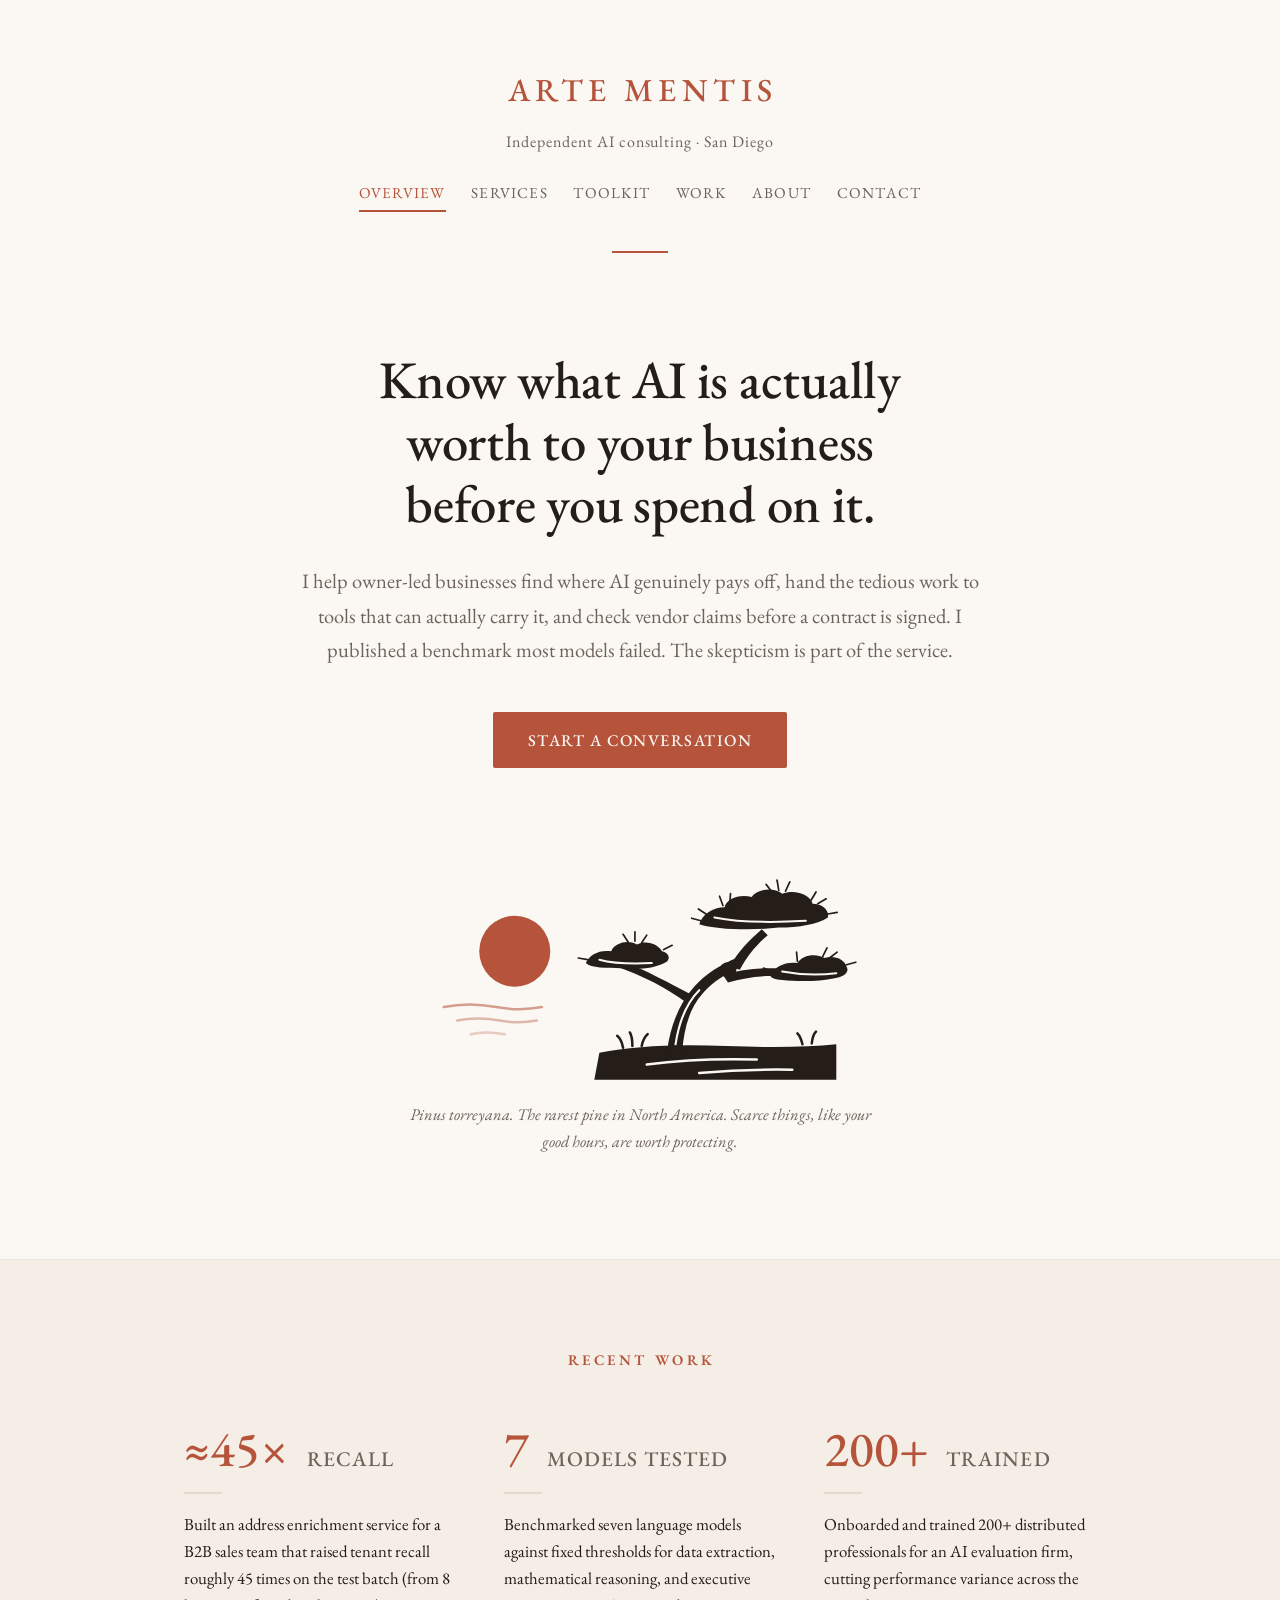
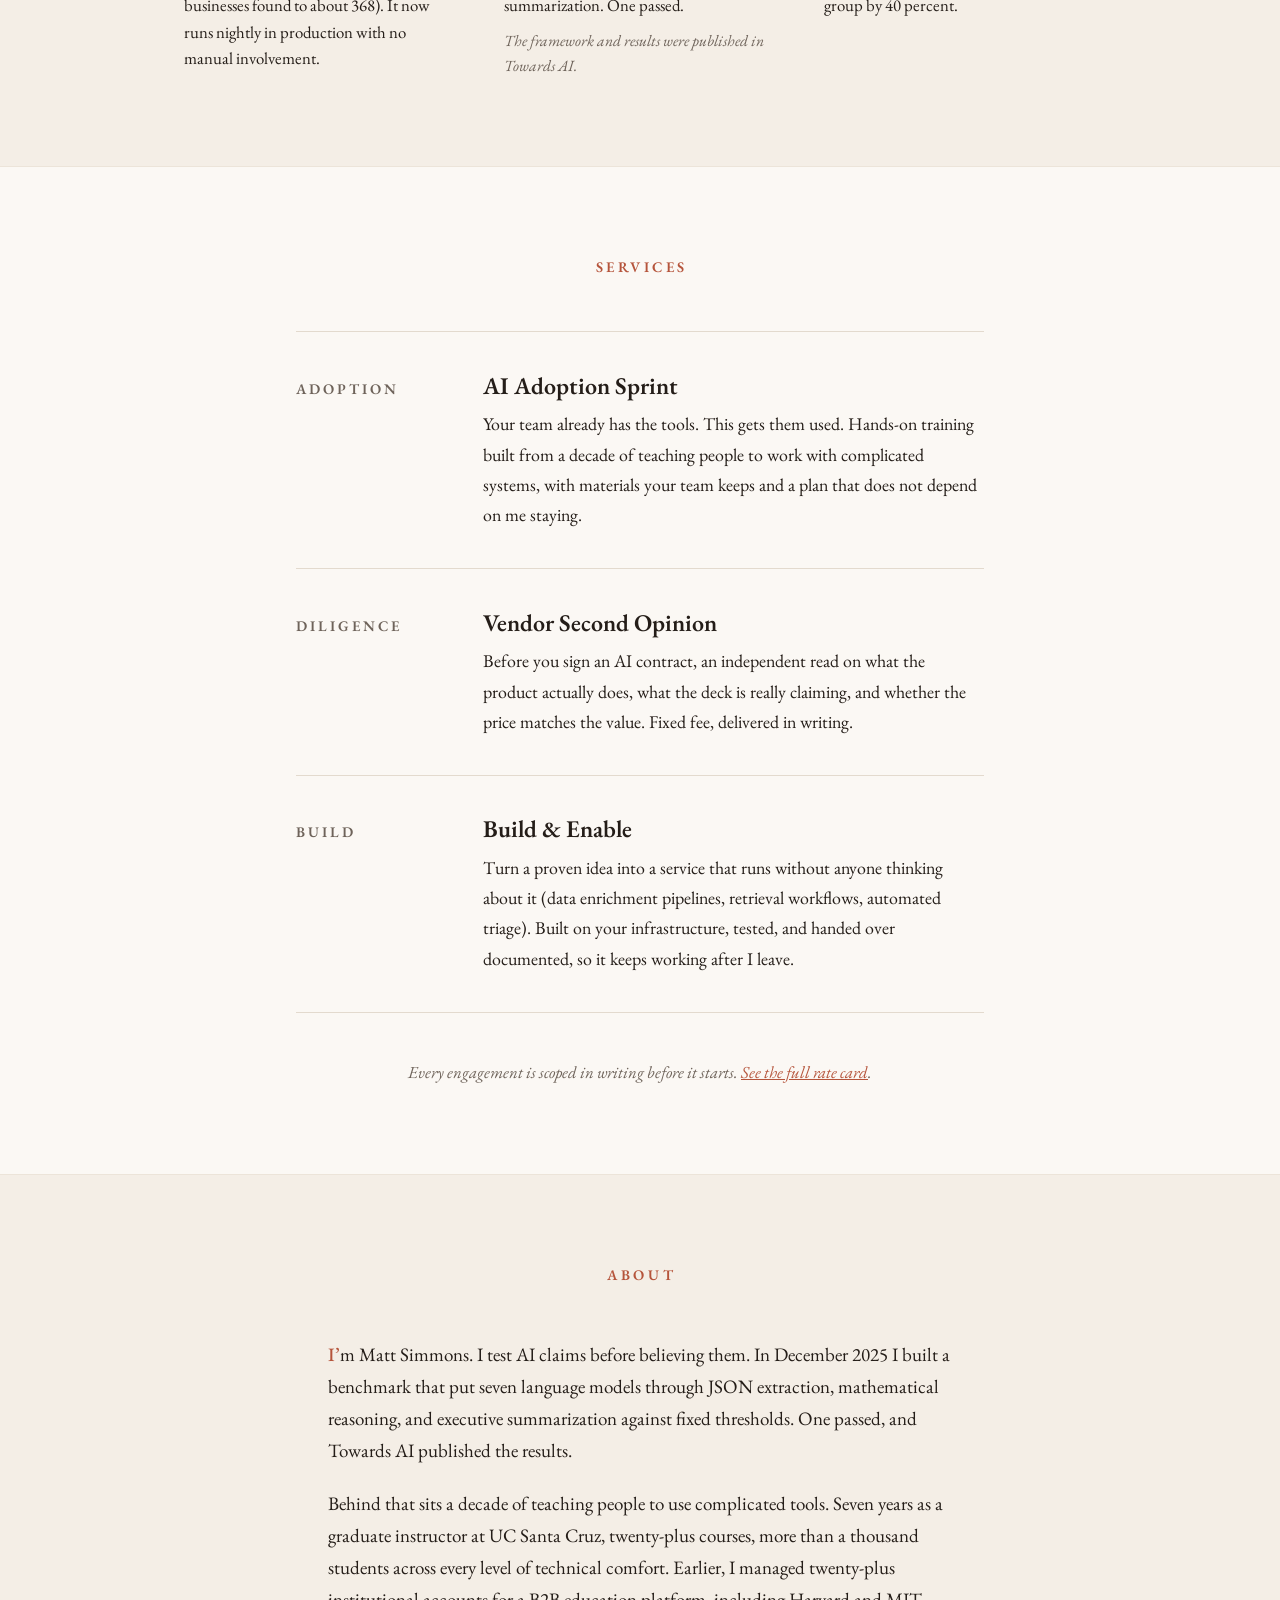
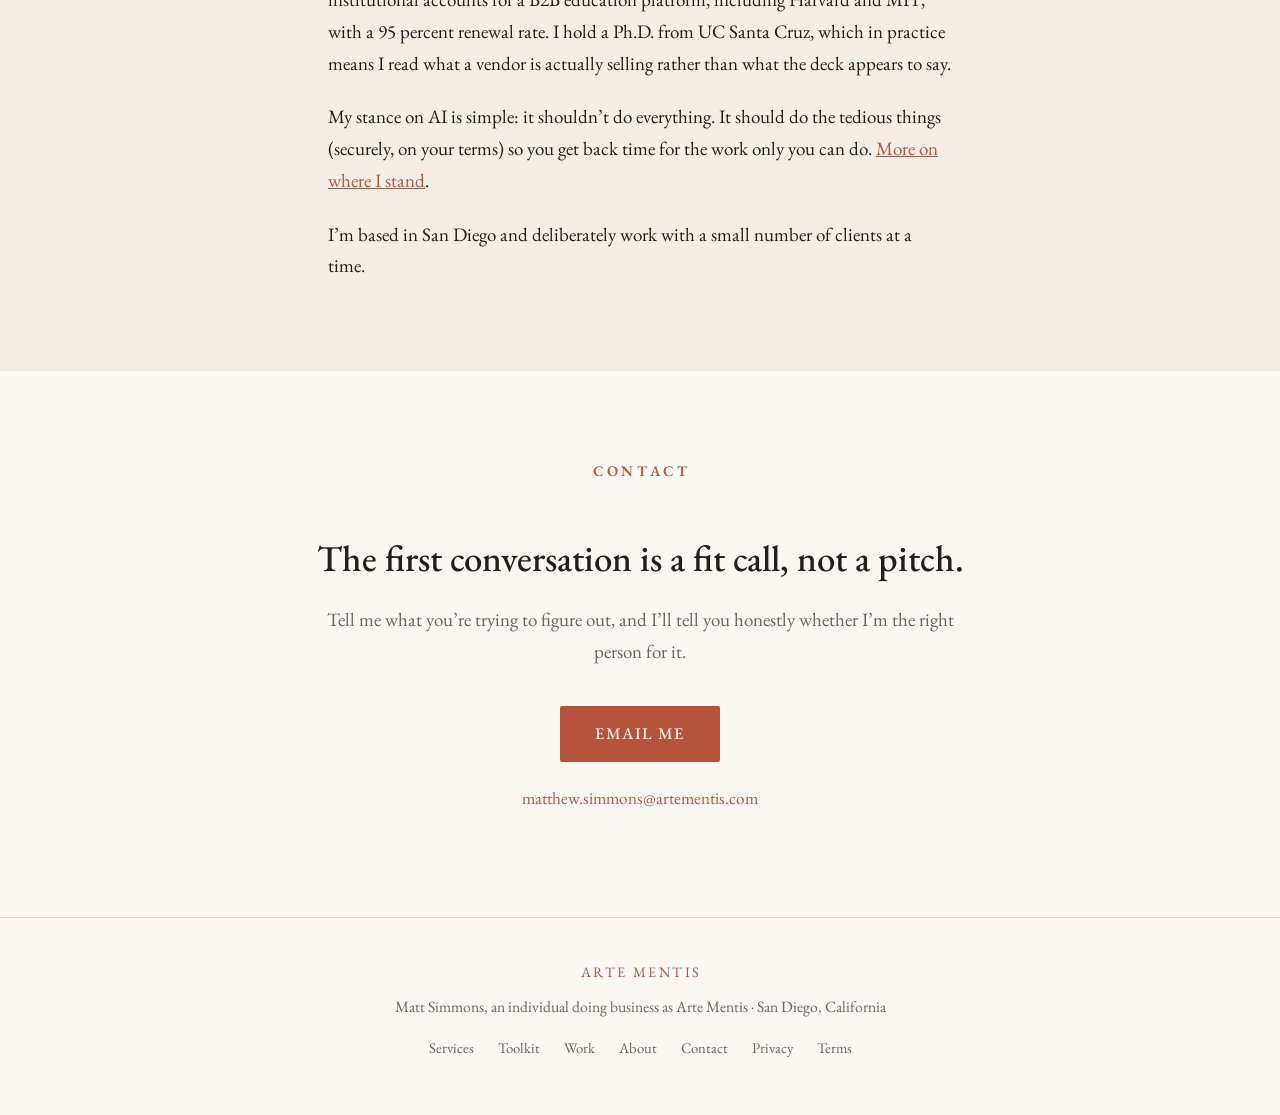
<file: index.html>
<!DOCTYPE html>
<html lang="en">
<head>
<meta charset="utf-8">
<meta name="viewport" content="width=device-width, initial-scale=1">
<title>Arte Mentis — Independent AI Consulting, San Diego</title>
<meta name="description" content="Independent AI consulting for owner-led businesses. Adoption sprints, vendor second opinions, and fixed-scope builds. Matt Simmons, San Diego.">
<link rel="canonical" href="https://artementis.com/">
<link rel="icon" type="image/svg+xml" href="/favicon.svg">
<meta property="og:type" content="website">
<meta property="og:url" content="https://artementis.com/">
<meta property="og:site_name" content="Arte Mentis">
<meta property="og:title" content="Arte Mentis — Independent AI Consulting, San Diego">
<meta property="og:description" content="Know what AI is actually worth to your business before you spend on it. Adoption sprints, vendor second opinions, and fixed-scope builds for owner-led businesses.">
<meta name="twitter:card" content="summary">
<meta name="twitter:title" content="Arte Mentis — Independent AI Consulting, San Diego">
<meta name="twitter:description" content="Know what AI is actually worth to your business before you spend on it. Adoption sprints, vendor second opinions, and fixed-scope builds for owner-led businesses.">
<link rel="preconnect" href="https://fonts.googleapis.com">
<link rel="preconnect" href="https://fonts.gstatic.com" crossorigin>
<link href="https://fonts.googleapis.com/css2?family=EB+Garamond:ital,wght@0,400;0,500;0,600;1,400;1,500&display=swap" rel="stylesheet">
<link rel="stylesheet" href="/styles.css">
<style>
  /* home only */

  section { padding: 5.5rem 0; }
  h2.kicker { margin-bottom: 3.2rem; }

  .hero {
    padding: 6rem 0 6.5rem;
    text-align: center;
  }
  .hero h1 {
    font-weight: 500;
    font-size: clamp(2.1rem, 6vw, 3.3rem);
    line-height: 1.18;
    letter-spacing: -0.005em;
    max-width: 21em;
    margin: 0 auto;
    text-wrap: balance;
  }
  .hero .lede {
    margin: 1.8rem auto 0;
    max-width: 34em;
    font-size: 1.28rem;
    color: var(--muted);
    text-wrap: pretty;
  }
  .hero .cta { margin-top: 2.8rem; }

  /* recent work */

  .outcomes {
    display: grid;
    grid-template-columns: repeat(3, 1fr);
    gap: 3rem;
  }
  .outcome { text-align: left; }
  .outcome .figure {
    font-size: clamp(2.4rem, 5vw, 3.1rem);
    font-weight: 500;
    line-height: 1;
    color: var(--tile);
    font-variant-numeric: lining-nums;
  }
  .outcome .figure small {
    font-size: 0.42em;
    font-weight: 500;
    letter-spacing: 0.05em;
    color: var(--muted);
    margin-left: 0.35em;
    text-transform: uppercase;
  }
  .outcome .rule {
    width: 2.4rem;
    height: 2px;
    background: var(--rule);
    margin: 1.1rem 0 1.1rem;
  }
  .outcome p {
    font-size: 1.05rem;
    line-height: 1.6;
    color: var(--ink);
  }
  .outcome .note {
    display: block;
    margin-top: 0.6rem;
    font-style: italic;
    color: var(--muted);
    font-size: 0.98rem;
  }

  /* services */

  .services { display: grid; gap: 0; }
  .service {
    display: grid;
    grid-template-columns: 9.5rem 1fr;
    gap: 2.2rem;
    padding: 2.4rem 0;
    border-top: 1px solid var(--rule);
    align-items: baseline;
  }
  .service:last-of-type { border-bottom: 1px solid var(--rule); }
  .service .index {
    font-size: 0.92rem;
    font-weight: 600;
    letter-spacing: 0.2em;
    text-transform: uppercase;
    color: var(--muted);
  }
  .service h3 {
    font-weight: 600;
    font-size: 1.5rem;
    line-height: 1.25;
    margin-bottom: 0.55rem;
  }
  .service p { color: var(--ink); font-size: 1.12rem; }
  .services-coda {
    margin-top: 2.8rem;
    color: var(--muted);
    font-size: 1.05rem;
    font-style: italic;
    text-align: center;
    text-wrap: pretty;
  }

  /* about */

  .about .wrap { max-width: 42rem; }
  .about p + p { margin-top: 1.35rem; }
  .about .drop::first-letter {
    color: var(--tile);
    font-weight: 500;
  }

  /* contact */

  .contact { text-align: center; padding-bottom: 6.5rem; }
  .contact .heading {
    color: var(--ink);
    font-weight: 500;
    font-size: clamp(1.7rem, 4.5vw, 2.3rem);
    line-height: 1.25;
    max-width: 22em;
    margin: 0 auto 1.4rem;
    text-wrap: balance;
  }
  .contact p { max-width: 33em; margin: 0 auto; color: var(--muted); }
  .contact .cta { margin-top: 2.4rem; }
  .contact .email {
    display: block;
    margin-top: 1.4rem;
    font-size: 1.08rem;
  }
  .contact .email a { color: var(--tile); text-decoration: none; }
  .contact .email a:hover { text-decoration: underline; }

  @media (max-width: 56rem) {
    .outcomes { grid-template-columns: 1fr; gap: 2.4rem; max-width: 34rem; margin: 0 auto; }
  }
  @media (max-width: 40rem) {
    .hero { padding: 4rem 0 4.5rem; }
    .hero .lede { font-size: 1.16rem; }
    section { padding: 4rem 0; }
    .service { grid-template-columns: 1fr; gap: 0.5rem; }
    .service .index { font-size: 0.85rem; }
    .contact { padding-bottom: 4.5rem; }
  }
</style>
</head>
<body>

<header class="site">
  <div class="wrap">
    <a href="/" class="wordmark-link"><div class="wordmark">Arte Mentis</div></a>
    <p class="tagline">Independent AI consulting &middot; San Diego</p>
    <nav class="site-nav" aria-label="Main Navigation">
      <a href="/" class="active">Overview</a>
      <a href="/services.html">Services</a>
      <a href="/toolkit.html">Toolkit</a>
      <a href="/work.html">Work</a>
      <a href="/about.html">About</a>
      <a href="/contact.html">Contact</a>
    </nav>
  </div>
</header>

<section class="hero">
  <div class="wrap">
    <h1>Know what AI is actually worth to your business before you spend on it.</h1>
    <p class="lede">I help owner-led businesses find where AI genuinely pays off, hand the tedious work to tools that can actually carry it, and check vendor claims before a contract is signed. I published a benchmark most models failed. The skepticism is part of the service.</p>
    <div class="cta"><a class="button" href="mailto:matthew.simmons@artementis.com">Start a conversation</a></div>

    <figure class="spot">
      <svg viewBox="0 0 520 300" width="440" role="img" aria-label="Block-print illustration of a Torrey pine leaning over a coastal bluff, low sun behind it">
        <!-- tile plate: low sun over the water -->
        <circle cx="112" cy="148" r="42" fill="var(--tile)"/>
        <!-- water: three quiet tile strokes -->
        <path d="M28 214 q30 -6 62 0 q28 5 54 0" stroke="var(--tile)" stroke-width="3" fill="none" stroke-linecap="round" opacity="0.55"/>
        <path d="M44 230 q24 -5 50 0 q22 4 44 0" stroke="var(--tile)" stroke-width="3" fill="none" stroke-linecap="round" opacity="0.4"/>
        <path d="M60 246 q18 -4 40 0" stroke="var(--tile)" stroke-width="3" fill="none" stroke-linecap="round" opacity="0.28"/>

        <!-- ink plate: bluff -->
        <path d="M212 268 q60 -12 150 -8 q80 3 130 -2 L492 300 L206 300 Z" fill="var(--ink)"/>
        <path class="carve" d="M268 282 q60 -8 130 -6" stroke-width="3"/>
        <path class="carve" d="M330 292 q56 -5 110 -4" stroke-width="3"/>

        <!-- grass ticks -->
        <g class="inkline" stroke-width="3">
          <path d="M240 262 q-2 -10 -7 -14"/>
          <path d="M251 260 q0 -11 -3 -16"/>
          <path d="M262 260 q2 -10 7 -14"/>
          <path d="M452 258 q-2 -9 -6 -13"/>
          <path d="M463 257 q1 -10 5 -14"/>
        </g>

        <!-- trunk: sinuous, leaning right, tapering -->
        <path d="M292 266
                 C 296 236, 306 210, 324 190
                 C 338 174, 356 164, 374 156
                 L 380 166
                 C 362 174, 346 184, 334 198
                 C 318 216, 312 240, 310 266 Z" fill="var(--ink)"/>
        <!-- upper stem continuing to the top pad -->
        <path d="M366 166 C 376 148, 390 134, 404 122 L 411 129 C 398 140, 386 154, 378 170 Z" fill="var(--ink)"/>
        <!-- branch reaching left into pad A -->
        <path d="M322 200 C 296 186, 266 170, 236 158 L 232 166 C 262 176, 292 192, 314 208 Z" fill="var(--ink)"/>
        <!-- junction filler where trunk, stem, and branches meet -->
        <ellipse cx="364" cy="170" rx="10" ry="9" fill="var(--ink)"/>
        <!-- branch reaching right into pad B -->
        <path d="M358 176 C 384 168, 414 166, 442 170 L 441 179 C 414 175, 388 178, 364 185 Z" fill="var(--ink)"/>
        <!-- bark carve line -->
        <path class="carve" d="M302 258 C 306 232, 314 210, 330 194" stroke-width="2.5"/>

        <!-- needle pads: tufted tops, flat-ish undersides, wind-stepped -->
        <g fill="var(--ink)">
          <!-- pad A: left, smallest -->
          <path d="M196 162
                   C 200 152, 212 146, 226 148
                   C 230 138, 246 134, 256 140
                   C 268 134, 282 140, 286 148
                   C 294 150, 296 156, 292 160
                   C 280 168, 258 170, 238 168
                   C 220 168, 202 168, 196 162 Z"/>
          <!-- pad C: top, widest -->
          <path d="M330 116
                   C 334 104, 346 96, 360 96
                   C 362 86, 378 80, 392 84
                   C 398 74, 418 72, 428 80
                   C 444 74, 462 82, 464 92
                   C 476 92, 484 100, 482 108
                   C 470 116, 448 120, 424 120
                   C 392 124, 348 122, 330 116 Z"/>
          <!-- pad B: right, lowest -->
          <path d="M414 176
                   C 420 166, 432 160, 446 162
                   C 452 152, 468 150, 478 156
                   C 490 152, 502 158, 504 166
                   C 508 172, 502 178, 490 180
                   C 472 184, 446 184, 428 182
                   C 420 181, 414 180, 414 176 Z"/>
        </g>
        <!-- needle ticks: uneven clusters at the tufts -->
        <g class="inkline" stroke-width="2">
          <path d="M358 94 l -4 -11"/>
          <path d="M366 92 l 1 -12"/>
          <path d="M424 76 l -2 -12"/>
          <path d="M432 77 l 5 -11"/>
          <path d="M416 78 l -7 -9"/>
          <path d="M462 88 l 6 -10"/>
          <path d="M470 92 l 10 -6"/>
          <path d="M482 104 l 11 -2"/>
          <path d="M332 112 l -11 -3"/>
          <path d="M338 104 l -9 -6"/>
          <path d="M254 136 l 0 -11"/>
          <path d="M262 138 l 6 -9"/>
          <path d="M246 137 l -6 -9"/>
          <path d="M288 146 l 10 -5"/>
          <path d="M198 158 l -11 -2"/>
          <path d="M476 154 l 5 -10"/>
          <path d="M484 156 l 9 -7"/>
          <path d="M504 164 l 11 -3"/>
          <path d="M446 160 l -1 -11"/>
          <path d="M416 172 l -10 -4"/>
        </g>
        <!-- carve lines: one wavering cut per pad -->
        <g class="carve" stroke-width="2.4">
          <path d="M212 158 q22 6 62 4"/>
          <path d="M348 108 q40 8 108 4"/>
          <path d="M428 172 q32 6 64 2"/>
        </g>
      </svg>
      <figcaption><em>Pinus torreyana</em>. The rarest pine in North America. Scarce things, like your good hours, are worth protecting.</figcaption>
    </figure>
  </div>
</section>

<section class="band" aria-labelledby="work-kicker">
  <div class="wrap-w">
    <h2 class="kicker" id="work-kicker">Recent work</h2>
    <div class="outcomes">
      <div class="outcome">
        <div class="figure">&asymp;45&times; <small>recall</small></div>
        <div class="rule"></div>
        <p>Built an address enrichment service for a B2B sales team that raised tenant recall roughly 45 times on the test batch (from 8 businesses found to about 368). It now runs nightly in production with no manual involvement.</p>
      </div>
      <div class="outcome">
        <div class="figure">7 <small>models tested</small></div>
        <div class="rule"></div>
        <p>Benchmarked seven language models against fixed thresholds for data extraction, mathematical reasoning, and executive summarization. One passed.<span class="note">The framework and results were published in Towards&nbsp;AI.</span></p>
      </div>
      <div class="outcome">
        <div class="figure">200+ <small>trained</small></div>
        <div class="rule"></div>
        <p>Onboarded and trained 200+ distributed professionals for an AI evaluation firm, cutting performance variance across the group by 40 percent.</p>
      </div>
    </div>
  </div>
</section>

<section aria-labelledby="services-kicker">
  <div class="wrap">
    <h2 class="kicker" id="services-kicker">Services</h2>
    <div class="services">
      <div class="service">
        <div class="index">Adoption</div>
        <div>
          <h3>AI Adoption Sprint</h3>
          <p>Your team already has the tools. This gets them used. Hands-on training built from a decade of teaching people to work with complicated systems, with materials your team keeps and a plan that does not depend on me staying.</p>
        </div>
      </div>
      <div class="service">
        <div class="index">Diligence</div>
        <div>
          <h3>Vendor Second Opinion</h3>
          <p>Before you sign an AI contract, an independent read on what the product actually does, what the deck is really claiming, and whether the price matches the value. Fixed fee, delivered in writing.</p>
        </div>
      </div>
      <div class="service">
        <div class="index">Build</div>
        <div>
          <h3>Build &amp; Enable</h3>
          <p>Turn a proven idea into a service that runs without anyone thinking about it (data enrichment pipelines, retrieval workflows, automated triage). Built on your infrastructure, tested, and handed over documented, so it keeps working after I leave.</p>
        </div>
      </div>
    </div>
    <p class="services-coda">Every engagement is scoped in writing before it starts. <a href="/services.html">See the full rate card</a>.</p>
  </div>
</section>

<section class="band about" aria-labelledby="about-kicker">
  <div class="wrap">
    <h2 class="kicker" id="about-kicker">About</h2>
    <p class="drop">I&rsquo;m Matt Simmons. I test AI claims before believing them. In December 2025 I built a benchmark that put seven language models through JSON extraction, mathematical reasoning, and executive summarization against fixed thresholds. One passed, and Towards AI published the results.</p>
    <p>Behind that sits a decade of teaching people to use complicated tools. Seven years as a graduate instructor at UC Santa Cruz, twenty-plus courses, more than a thousand students across every level of technical comfort. Earlier, I managed twenty-plus institutional accounts for a B2B education platform, including Harvard and MIT, with a 95 percent renewal rate. I hold a Ph.D. from UC Santa Cruz, which in practice means I read what a vendor is actually selling rather than what the deck appears to say.</p>
    <p>My stance on AI is simple: it shouldn&rsquo;t do everything. It should do the tedious things (securely, on your terms) so you get back time for the work only you can do. <a href="/about.html">More on where I stand</a>.</p>
    <p>I&rsquo;m based in San Diego and deliberately work with a small number of clients at a time.</p>
  </div>
</section>

<section class="contact" aria-labelledby="contact-kicker">
  <div class="wrap">
    <h2 class="kicker" id="contact-kicker">Contact</h2>
    <p class="heading">The first conversation is a fit call, not a pitch.</p>
    <p>Tell me what you&rsquo;re trying to figure out, and I&rsquo;ll tell you honestly whether I&rsquo;m the right person for it.</p>
    <div class="cta"><a class="button" href="mailto:matthew.simmons@artementis.com">Email me</a></div>
    <span class="email"><a href="mailto:matthew.simmons@artementis.com">matthew.simmons@artementis.com</a></span>
  </div>
</section>

<footer class="site">
  <div class="wrap">
    <div class="fm">Arte Mentis</div>
    <div>Matt Simmons, an individual doing business as Arte&nbsp;Mentis &middot; San&nbsp;Diego, California</div>
    <div class="footer-links">
      <a href="/services.html">Services</a>
      <a href="/toolkit.html">Toolkit</a>
      <a href="/work.html">Work</a>
      <a href="/about.html">About</a>
      <a href="/contact.html">Contact</a>
      <a href="/privacy.html">Privacy</a>
      <a href="/terms.html">Terms</a>
    </div>
  </div>
</footer>

</body>
</html>
</file>
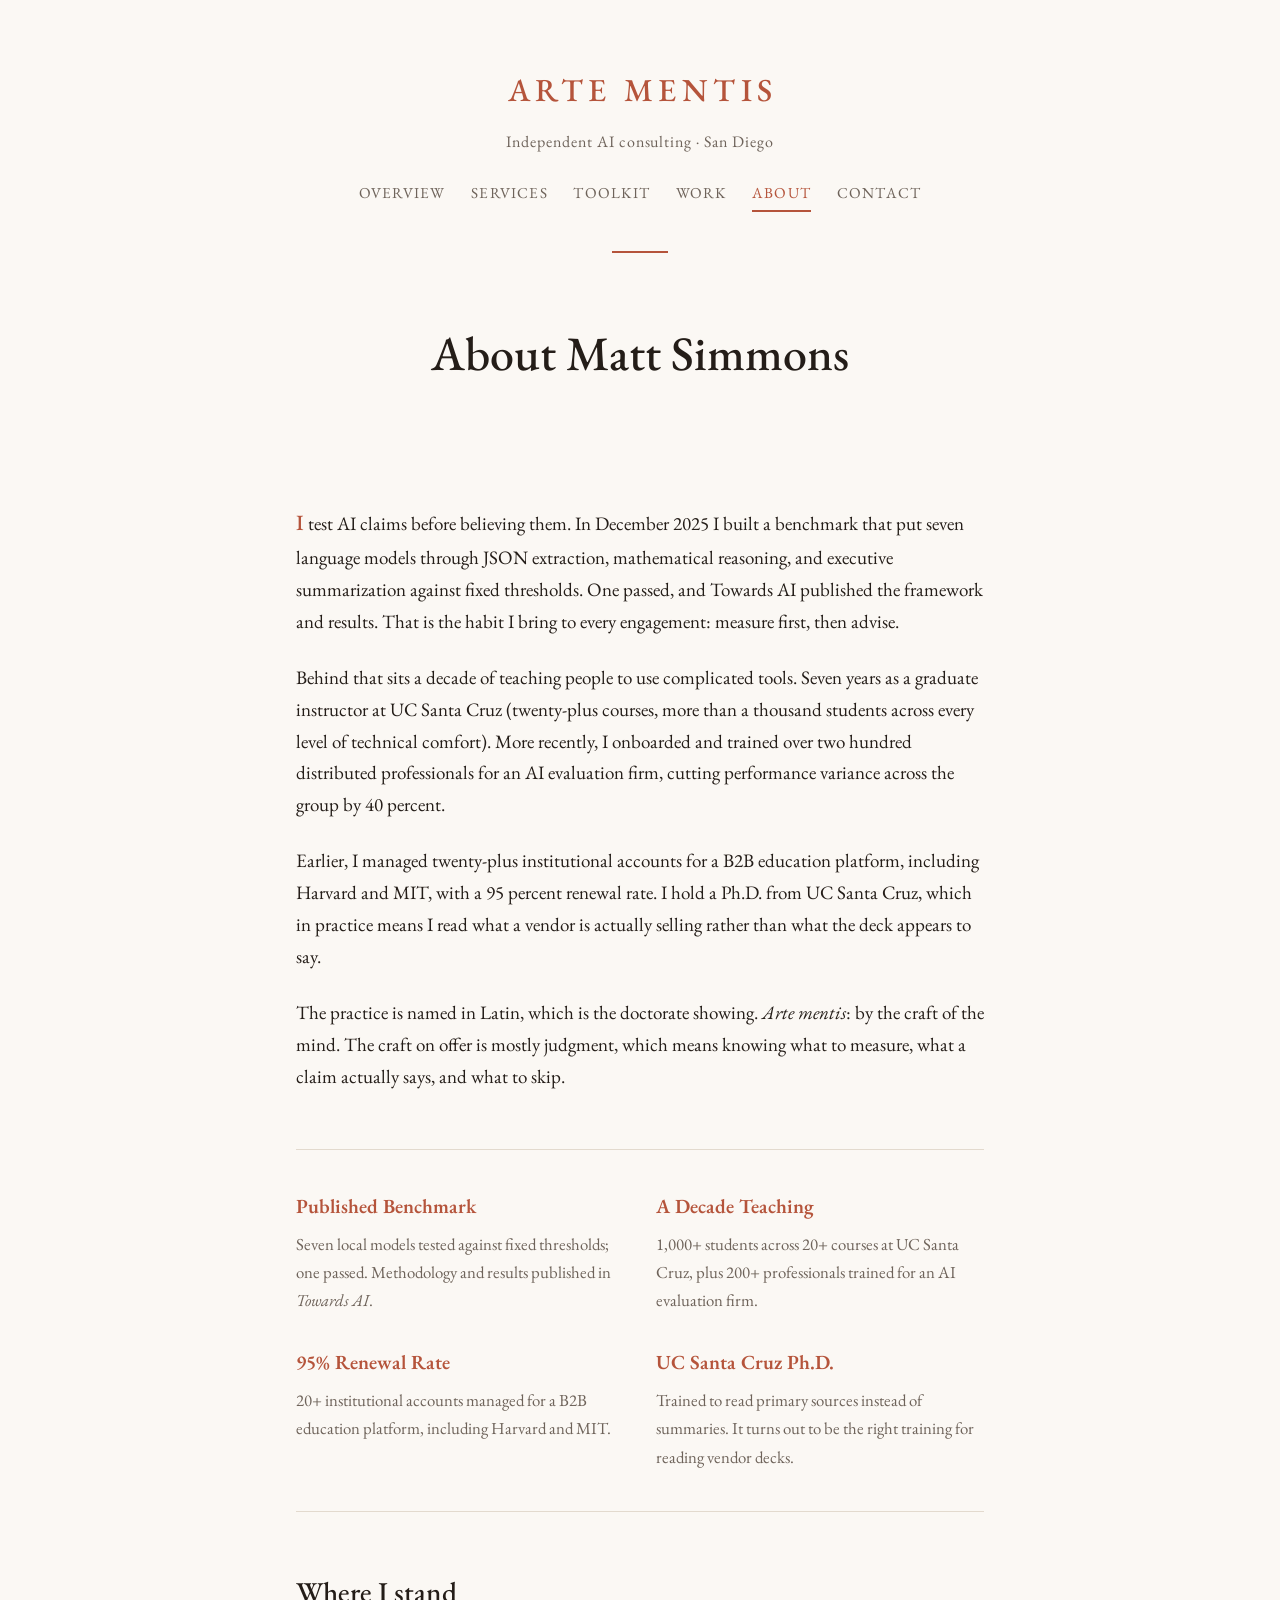
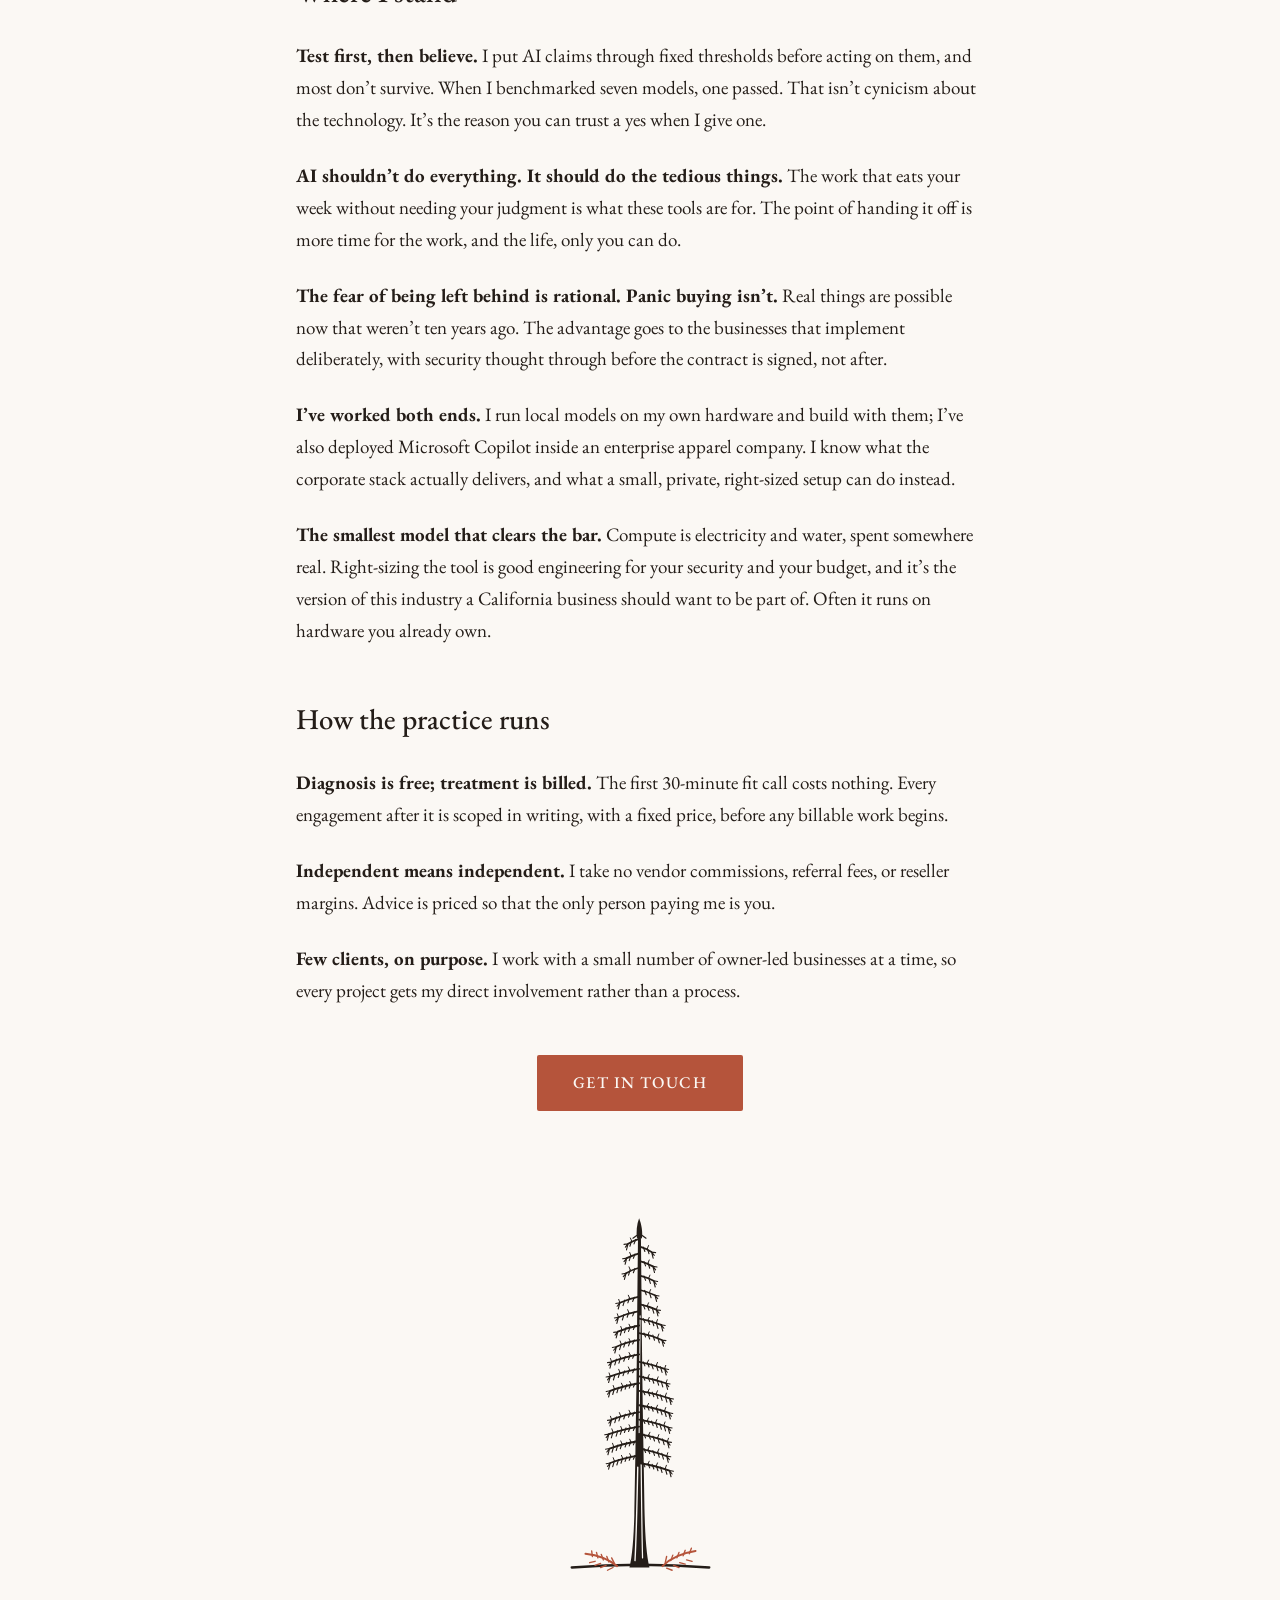
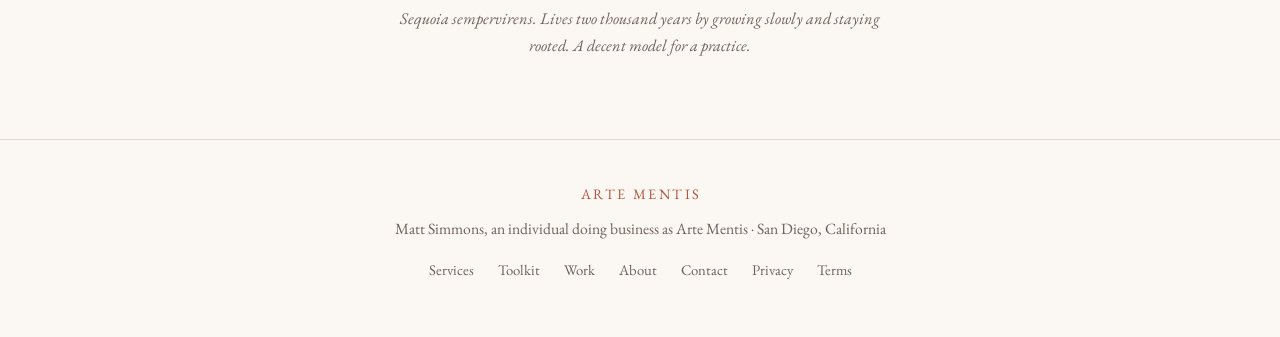
<file: about.html>
<!DOCTYPE html>
<html lang="en">
<head>
<meta charset="utf-8">
<meta name="viewport" content="width=device-width, initial-scale=1">
<title>About Matt Simmons — Arte Mentis</title>
<meta name="description" content="Matt Simmons is an independent AI consultant in San Diego — a skeptic who deploys. A published local-model benchmark, enterprise Copilot experience, a decade of teaching, and a deliberately small client list.">
<link rel="canonical" href="https://artementis.com/about.html">
<link rel="icon" type="image/svg+xml" href="/favicon.svg">
<meta property="og:type" content="website">
<meta property="og:url" content="https://artementis.com/about.html">
<meta property="og:site_name" content="Arte Mentis">
<meta property="og:title" content="About Matt Simmons — Arte Mentis">
<meta property="og:description" content="I test AI claims before believing them.">
<link rel="preconnect" href="https://fonts.googleapis.com">
<link rel="preconnect" href="https://fonts.gstatic.com" crossorigin>
<link href="https://fonts.googleapis.com/css2?family=EB+Garamond:ital,wght@0,400;0,500;0,600;1,400;1,500&display=swap" rel="stylesheet">
<link rel="stylesheet" href="/styles.css">
<style>
  /* about only */

  .intro { padding-bottom: 3rem; }

  section.body-copy { padding: 3.5rem 0 5rem; }
  .body-copy p { margin-bottom: 1.5rem; color: var(--ink); }
  .body-copy p.drop::first-letter {
    color: var(--tile);
    font-weight: 500;
    font-size: 1.15em;
  }

  .creds-grid {
    display: grid;
    grid-template-columns: repeat(2, 1fr);
    gap: 2rem;
    margin: 3.5rem 0;
    padding: 2.5rem 0;
    border-top: 1px solid var(--rule);
    border-bottom: 1px solid var(--rule);
  }
  .cred-item h4 {
    font-size: 1.25rem;
    font-weight: 600;
    color: var(--tile);
    margin-bottom: 0.4rem;
  }
  .cred-item p {
    font-size: 1.05rem;
    color: var(--muted);
    margin-bottom: 0;
  }

  .principles { margin-top: 3rem; }
  .principles h2 {
    font-size: 1.8rem;
    font-weight: 500;
    margin-bottom: 1.5rem;
  }

  .cta-row { text-align: center; margin-top: 3rem; }

  @media (max-width: 40rem) {
    .creds-grid { grid-template-columns: 1fr; gap: 1.5rem; }
  }
</style>
</head>
<body>

<header class="site">
  <div class="wrap">
    <a href="/" class="wordmark-link"><div class="wordmark">Arte Mentis</div></a>
    <p class="tagline">Independent AI consulting &middot; San Diego</p>
    <nav class="site-nav" aria-label="Main Navigation">
      <a href="/">Overview</a>
      <a href="/services.html">Services</a>
      <a href="/toolkit.html">Toolkit</a>
      <a href="/work.html">Work</a>
      <a href="/about.html" class="active">About</a>
      <a href="/contact.html">Contact</a>
    </nav>
  </div>
</header>

<section class="intro">
  <div class="wrap">
    <h1>About Matt Simmons</h1>
  </div>
</section>

<section class="body-copy">
  <div class="wrap">
    <p class="drop">I test AI claims before believing them. In December 2025 I built a benchmark that put seven language models through JSON extraction, mathematical reasoning, and executive summarization against fixed thresholds. One passed, and Towards AI published the framework and results. That is the habit I bring to every engagement: measure first, then advise.</p>

    <p>Behind that sits a decade of teaching people to use complicated tools. Seven years as a graduate instructor at UC Santa Cruz (twenty-plus courses, more than a thousand students across every level of technical comfort). More recently, I onboarded and trained over two hundred distributed professionals for an AI evaluation firm, cutting performance variance across the group by 40 percent.</p>

    <p>Earlier, I managed twenty-plus institutional accounts for a B2B education platform, including Harvard and MIT, with a 95 percent renewal rate. I hold a Ph.D. from UC Santa Cruz, which in practice means I read what a vendor is actually selling rather than what the deck appears to say.</p>

    <p>The practice is named in Latin, which is the doctorate showing. <em>Arte mentis</em>: by the craft of the mind. The craft on offer is mostly judgment, which means knowing what to measure, what a claim actually says, and what to skip.</p>

    <div class="creds-grid">
      <div class="cred-item">
        <h4>Published Benchmark</h4>
        <p>Seven local models tested against fixed thresholds; one passed. Methodology and results published in <em>Towards AI</em>.</p>
      </div>
      <div class="cred-item">
        <h4>A Decade Teaching</h4>
        <p>1,000+ students across 20+ courses at UC Santa Cruz, plus 200+ professionals trained for an AI evaluation firm.</p>
      </div>
      <div class="cred-item">
        <h4>95% Renewal Rate</h4>
        <p>20+ institutional accounts managed for a B2B education platform, including Harvard and MIT.</p>
      </div>
      <div class="cred-item">
        <h4>UC Santa Cruz Ph.D.</h4>
        <p>Trained to read primary sources instead of summaries. It turns out to be the right training for reading vendor decks.</p>
      </div>
    </div>

    <div class="principles">
      <h2>Where I stand</h2>
      <p><strong>Test first, then believe.</strong> I put AI claims through fixed thresholds before acting on them, and most don&rsquo;t survive. When I benchmarked seven models, one passed. That isn&rsquo;t cynicism about the technology. It&rsquo;s the reason you can trust a yes when I give one.</p>
      <p><strong>AI shouldn&rsquo;t do everything. It should do the tedious things.</strong> The work that eats your week without needing your judgment is what these tools are for. The point of handing it off is more time for the work, and the life, only you can do.</p>
      <p><strong>The fear of being left behind is rational. Panic buying isn&rsquo;t.</strong> Real things are possible now that weren&rsquo;t ten years ago. The advantage goes to the businesses that implement deliberately, with security thought through before the contract is signed, not after.</p>
      <p><strong>I&rsquo;ve worked both ends.</strong> I run local models on my own hardware and build with them; I&rsquo;ve also deployed Microsoft Copilot inside an enterprise apparel company. I know what the corporate stack actually delivers, and what a small, private, right-sized setup can do instead.</p>
      <p><strong>The smallest model that clears the bar.</strong> Compute is electricity and water, spent somewhere real. Right-sizing the tool is good engineering for your security and your budget, and it&rsquo;s the version of this industry a California business should want to be part of. Often it runs on hardware you already own.</p>
    </div>

    <div class="principles">
      <h2>How the practice runs</h2>
      <p><strong>Diagnosis is free; treatment is billed.</strong> The first 30-minute fit call costs nothing. Every engagement after it is scoped in writing, with a fixed price, before any billable work begins.</p>
      <p><strong>Independent means independent.</strong> I take no vendor commissions, referral fees, or reseller margins. Advice is priced so that the only person paying me is you.</p>
      <p><strong>Few clients, on purpose.</strong> I work with a small number of owner-led businesses at a time, so every project gets my direct involvement rather than a process.</p>
    </div>

    <div class="cta-row">
      <a class="button" href="/contact.html">Get in touch</a>
    </div>

  </div>
</section>

<section class="spot-close">
  <div class="wrap">
    <figure class="spot">
      <svg viewBox="0 0 240 560" width="165" role="img" aria-label="Block-print illustration of a tall coast redwood, columnar crown over a long clear trunk, tile-red sword ferns at its base">
  <!-- ground -->
  <path class="inkline" d="M20 536 q98 -8 200 0" stroke-width="3.5"/>

  <!-- trunk: very tall, columnar, flared base -->
  <path d="M104 536
           C 108 520, 110 494, 111 460
           C 112 400, 114 300, 115 200
           C 115.5 140, 116 90, 116.5 44
           L 120.5 44
           C 121 90, 121.5 140, 122 200
           C 123 300, 125 400, 126 460
           C 127 494, 129 520, 133 536 Z" fill="var(--ink)"/>
  <path class="carve" d="M112 526 C 114 490, 115 440, 116 390" stroke-width="2"/>
  <path class="carve" d="M123 522 C 122 486, 121.5 436, 121 386" stroke-width="1.8"/>
  <path class="carve" d="M118 340 C 118.5 290, 119 230, 119.5 170" stroke-width="1.5"/>

  <!-- apex spike -->
  <path d="M118 28 C 114.5 37, 113.5 48, 115 58 C 117 55, 120 55, 122 58 C 123.5 48, 121.5 37, 118 28 Z" fill="var(--ink)"/>
  <path class="inkline" d="M116 52 l -7 5 M121 52 l 7 5" stroke-width="1.8"/>

  <!-- branches -->
  <path class="inkline" stroke-width="2.6" d="M 118 58 q -9 3 -16 7 M 118 69 q 10 3 18 8 M 118 79 q -10 3 -18 7 M 118 90 q 11 3 20 8 M 118 100 q -11 3 -19 8 M 118 111 q 12 3 21 8 M 118 132 q 13 3 23 8 M 118 142 q -15 3 -28 9 M 118 153 q 14 3 25 8 M 118 163 q -16 3 -30 9 M 118 174 q 17 3 32 9 M 118 184 q -17 3 -31 9 M 118 195 q 18 3 33 10 M 118 205 q -18 3 -33 10 M 118 226 q -22 4 -40 11 M 118 237 q 20 4 37 10 M 118 247 q -23 4 -42 11 M 118 258 q 21 4 39 10 M 118 268 q -23 4 -42 11 M 118 279 q 24 4 44 11 M 118 300 q 24 4 43 11 M 118 310 q -22 4 -40 11 M 118 321 q 23 4 42 11 M 118 331 q -24 4 -44 11 M 118 342 q 23 4 41 11 M 118 352 q -24 4 -43 11 M 118 363 q 22 4 40 11 M 118 373 q -23 4 -42 11 M 118 384 q 24 4 44 11"/>
  <path class="inkline" stroke-width="1.6" d="M 113 59 l -2.4 6.3 M 107 61 l -2.4 7.7 M 102 65 l -2.4 9.0 M 102 65 l -4 5 M 102 65 l -6 1 M 124 70 l 2.4 6.3 M 130 72 l 2.4 7.7 M 136 77 l 2.4 9.0 M 136 77 l 4 5 M 136 77 l 6 1 M 112 80 l -2.4 6.3 M 106 82 l -2.4 7.7 M 100 86 l -2.4 9.0 M 100 86 l -4 5 M 100 86 l -6 1 M 125 91 l 2.4 6.3 M 131 93 l 2.4 7.7 M 138 98 l 2.4 9.0 M 138 98 l 4 5 M 138 98 l 6 1 M 112 101 l -2.4 6.3 M 105 103 l -2.4 7.7 M 99 108 l -2.4 9.0 M 99 108 l -4 5 M 99 108 l -6 1 M 125 112 l 2.4 6.3 M 132 115 l 2.4 7.7 M 139 119 l 2.4 9.0 M 139 119 l 4 5 M 139 119 l 6 1 M 126 133 l 2.4 6.3 M 133 136 l 2.4 7.7 M 141 140 l 2.4 9.0 M 141 140 l 4 5 M 141 140 l 6 1 M 111 143 l -2.4 6.0 M 104 144 l -2.4 7.0 M 97 147 l -2.4 8.0 M 90 151 l -2.4 9.0 M 90 151 l -4 5 M 90 151 l -6 1 M 124 154 l 2.4 6.0 M 130 155 l 2.4 7.0 M 137 158 l 2.4 8.0 M 143 161 l 2.4 9.0 M 143 161 l 4 5 M 143 161 l 6 1 M 111 164 l -2.4 6.0 M 103 165 l -2.4 7.0 M 96 168 l -2.4 8.0 M 88 172 l -2.4 9.0 M 88 172 l -4 5 M 88 172 l -6 1 M 124 174 l 2.4 5.8 M 131 176 l 2.4 6.6 M 137 177 l 2.4 7.4 M 143 180 l 2.4 8.2 M 150 183 l 2.4 9.0 M 150 183 l 4 5 M 150 183 l 6 1 M 112 184 l -2.4 5.8 M 105 186 l -2.4 6.6 M 99 187 l -2.4 7.4 M 93 190 l -2.4 8.2 M 87 193 l -2.4 9.0 M 87 193 l -4 5 M 87 193 l -6 1 M 125 195 l 2.4 5.8 M 131 197 l 2.4 6.6 M 138 198 l 2.4 7.4 M 145 201 l 2.4 8.2 M 151 205 l 2.4 9.0 M 151 205 l 4 5 M 151 205 l 6 1 M 111 205 l -2.4 5.8 M 105 207 l -2.4 6.6 M 98 208 l -2.4 7.4 M 92 211 l -2.4 8.2 M 85 215 l -2.4 9.0 M 85 215 l -4 5 M 85 215 l -6 1 M 111 226 l -2.4 5.7 M 105 227 l -2.4 6.3 M 98 229 l -2.4 7.0 M 91 231 l -2.4 7.7 M 85 233 l -2.4 8.3 M 78 237 l -2.4 9.0 M 78 237 l -4 5 M 78 237 l -6 1 M 124 237 l 2.4 5.7 M 130 238 l 2.4 6.3 M 136 240 l 2.4 7.0 M 143 242 l 2.4 7.7 M 149 244 l 2.4 8.3 M 155 247 l 2.4 9.0 M 155 247 l 4 5 M 155 247 l 6 1 M 111 247 l -2.4 5.7 M 104 248 l -2.4 6.3 M 97 250 l -2.4 7.0 M 90 252 l -2.4 7.7 M 83 255 l -2.4 8.3 M 76 258 l -2.4 9.0 M 76 258 l -4 5 M 76 258 l -6 1 M 124 258 l 2.4 5.7 M 131 259 l 2.4 6.3 M 137 261 l 2.4 7.0 M 144 263 l 2.4 7.7 M 150 265 l 2.4 8.3 M 157 268 l 2.4 9.0 M 157 268 l 4 5 M 157 268 l 6 1 M 112 268 l -2.4 5.6 M 106 269 l -2.4 6.1 M 100 270 l -2.4 6.7 M 94 272 l -2.4 7.3 M 88 274 l -2.4 7.9 M 82 276 l -2.4 8.4 M 76 279 l -2.4 9.0 M 76 279 l -4 5 M 76 279 l -6 1 M 124 279 l 2.4 5.6 M 131 280 l 2.4 6.1 M 137 281 l 2.4 6.7 M 143 283 l 2.4 7.3 M 149 285 l 2.4 7.9 M 156 287 l 2.4 8.4 M 162 290 l 2.4 9.0 M 162 290 l 4 5 M 162 290 l 6 1 M 124 300 l 2.4 5.6 M 130 301 l 2.4 6.1 M 136 302 l 2.4 6.7 M 143 304 l 2.4 7.3 M 149 306 l 2.4 7.9 M 155 308 l 2.4 8.4 M 161 311 l 2.4 9.0 M 161 311 l 4 5 M 161 311 l 6 1 M 111 310 l -2.4 5.7 M 105 311 l -2.4 6.3 M 98 313 l -2.4 7.0 M 91 315 l -2.4 7.7 M 85 317 l -2.4 8.3 M 78 321 l -2.4 9.0 M 78 321 l -4 5 M 78 321 l -6 1 M 124 321 l 2.4 5.6 M 130 322 l 2.4 6.1 M 136 323 l 2.4 6.7 M 142 325 l 2.4 7.3 M 148 327 l 2.4 7.9 M 154 329 l 2.4 8.4 M 160 332 l 2.4 9.0 M 160 332 l 4 5 M 160 332 l 6 1 M 112 331 l -2.4 5.6 M 105 332 l -2.4 6.1 M 99 333 l -2.4 6.7 M 93 335 l -2.4 7.3 M 87 337 l -2.4 7.9 M 80 339 l -2.4 8.4 M 74 342 l -2.4 9.0 M 74 342 l -4 5 M 74 342 l -6 1 M 125 342 l 2.4 5.7 M 132 343 l 2.4 6.3 M 138 345 l 2.4 7.0 M 145 347 l 2.4 7.7 M 152 349 l 2.4 8.3 M 159 353 l 2.4 9.0 M 159 353 l 4 5 M 159 353 l 6 1 M 112 352 l -2.4 5.6 M 106 353 l -2.4 6.1 M 100 354 l -2.4 6.7 M 93 356 l -2.4 7.3 M 87 358 l -2.4 7.9 M 81 360 l -2.4 8.4 M 75 363 l -2.4 9.0 M 75 363 l -4 5 M 75 363 l -6 1 M 125 363 l 2.4 5.7 M 131 364 l 2.4 6.3 M 138 366 l 2.4 7.0 M 145 368 l 2.4 7.7 M 151 370 l 2.4 8.3 M 158 374 l 2.4 9.0 M 158 374 l 4 5 M 158 374 l 6 1 M 112 373 l -2.4 5.6 M 106 374 l -2.4 6.1 M 100 375 l -2.4 6.7 M 94 377 l -2.4 7.3 M 88 379 l -2.4 7.9 M 82 381 l -2.4 8.4 M 76 384 l -2.4 9.0 M 76 384 l -4 5 M 76 384 l -6 1 M 124 384 l 2.4 5.6 M 131 385 l 2.4 6.1 M 137 386 l 2.4 6.7 M 143 388 l 2.4 7.3 M 149 390 l 2.4 7.9 M 156 392 l 2.4 8.4 M 162 395 l 2.4 9.0 M 162 395 l 4 5 M 162 395 l 6 1"/>
  <path class="inkline" stroke-width="1.4" d="M 107 61 l -1.7 -4.3 M 130 72 l 1.7 -4.3 M 106 82 l -1.7 -4.3 M 131 93 l 1.7 -4.3 M 105 103 l -1.7 -4.3 M 132 115 l 1.7 -4.3 M 133 136 l 1.7 -4.3 M 104 144 l -1.7 -4.0 M 90 151 l -1.7 -5.0 M 130 155 l 1.7 -4.0 M 143 161 l 1.7 -5.0 M 103 165 l -1.7 -4.0 M 88 172 l -1.7 -5.0 M 131 176 l 1.7 -3.8 M 143 180 l 1.7 -4.6 M 105 186 l -1.7 -3.8 M 93 190 l -1.7 -4.6 M 131 197 l 1.7 -3.8 M 145 201 l 1.7 -4.6 M 105 207 l -1.7 -3.8 M 92 211 l -1.7 -4.6 M 105 227 l -1.7 -3.7 M 91 231 l -1.7 -4.3 M 78 237 l -1.7 -5.0 M 130 238 l 1.7 -3.7 M 143 242 l 1.7 -4.3 M 155 247 l 1.7 -5.0 M 104 248 l -1.7 -3.7 M 90 252 l -1.7 -4.3 M 76 258 l -1.7 -5.0 M 131 259 l 1.7 -3.7 M 144 263 l 1.7 -4.3 M 157 268 l 1.7 -5.0 M 106 269 l -1.7 -3.6 M 94 272 l -1.7 -4.1 M 82 276 l -1.7 -4.7 M 131 280 l 1.7 -3.6 M 143 283 l 1.7 -4.1 M 156 287 l 1.7 -4.7 M 130 301 l 1.7 -3.6 M 143 304 l 1.7 -4.1 M 155 308 l 1.7 -4.7 M 105 311 l -1.7 -3.7 M 91 315 l -1.7 -4.3 M 78 321 l -1.7 -5.0 M 130 322 l 1.7 -3.6 M 142 325 l 1.7 -4.1 M 154 329 l 1.7 -4.7 M 105 332 l -1.7 -3.6 M 93 335 l -1.7 -4.1 M 80 339 l -1.7 -4.7 M 132 343 l 1.7 -3.7 M 145 347 l 1.7 -4.3 M 159 353 l 1.7 -5.0 M 106 353 l -1.7 -3.6 M 93 356 l -1.7 -4.1 M 81 360 l -1.7 -4.7 M 131 364 l 1.7 -3.7 M 145 368 l 1.7 -4.3 M 158 374 l 1.7 -5.0 M 106 374 l -1.7 -3.6 M 94 377 l -1.7 -4.1 M 82 381 l -1.7 -4.7 M 131 385 l 1.7 -3.6 M 143 388 l 1.7 -4.1 M 156 392 l 1.7 -4.7"/>

  <!-- tile plate: sword ferns at the base -->
  <g stroke="var(--tile)" fill="none" stroke-linecap="round">
    <path d="M86 534 C 74 524, 58 518, 40 516" stroke-width="3"/>
    <path d="M82 530 l -4 -8 M74 528 l -3 -8 M66 525 l -3 -8 M58 522 l -2 -8 M50 520 l -1 -8
             M80 536 l -8 4 M70 533 l -8 3 M62 530 l -8 3 M54 527 l -8 2" stroke-width="2"/>
    <path d="M152 534 C 164 522, 180 515, 200 512" stroke-width="3"/>
    <path d="M156 529 l 2 -9 M164 526 l 3 -8 M173 522 l 3 -8 M182 519 l 3 -8 M191 516 l 3 -8
             M158 537 l 8 3 M168 533 l 8 3 M177 529 l 8 2 M187 525 l 8 2" stroke-width="2"/>
  </g>
</svg>
      <figcaption><em>Sequoia sempervirens</em>. Lives two thousand years by growing slowly and staying rooted. A decent model for a practice.</figcaption>
    </figure>
  </div>
</section>

<footer class="site">
  <div class="wrap">
    <div class="fm">Arte Mentis</div>
    <div>Matt Simmons, an individual doing business as Arte&nbsp;Mentis &middot; San&nbsp;Diego, California</div>
    <div class="footer-links">
      <a href="/services.html">Services</a>
      <a href="/toolkit.html">Toolkit</a>
      <a href="/work.html">Work</a>
      <a href="/about.html">About</a>
      <a href="/contact.html">Contact</a>
      <a href="/privacy.html">Privacy</a>
      <a href="/terms.html">Terms</a>
    </div>
  </div>
</footer>

</body>
</html>
</file>
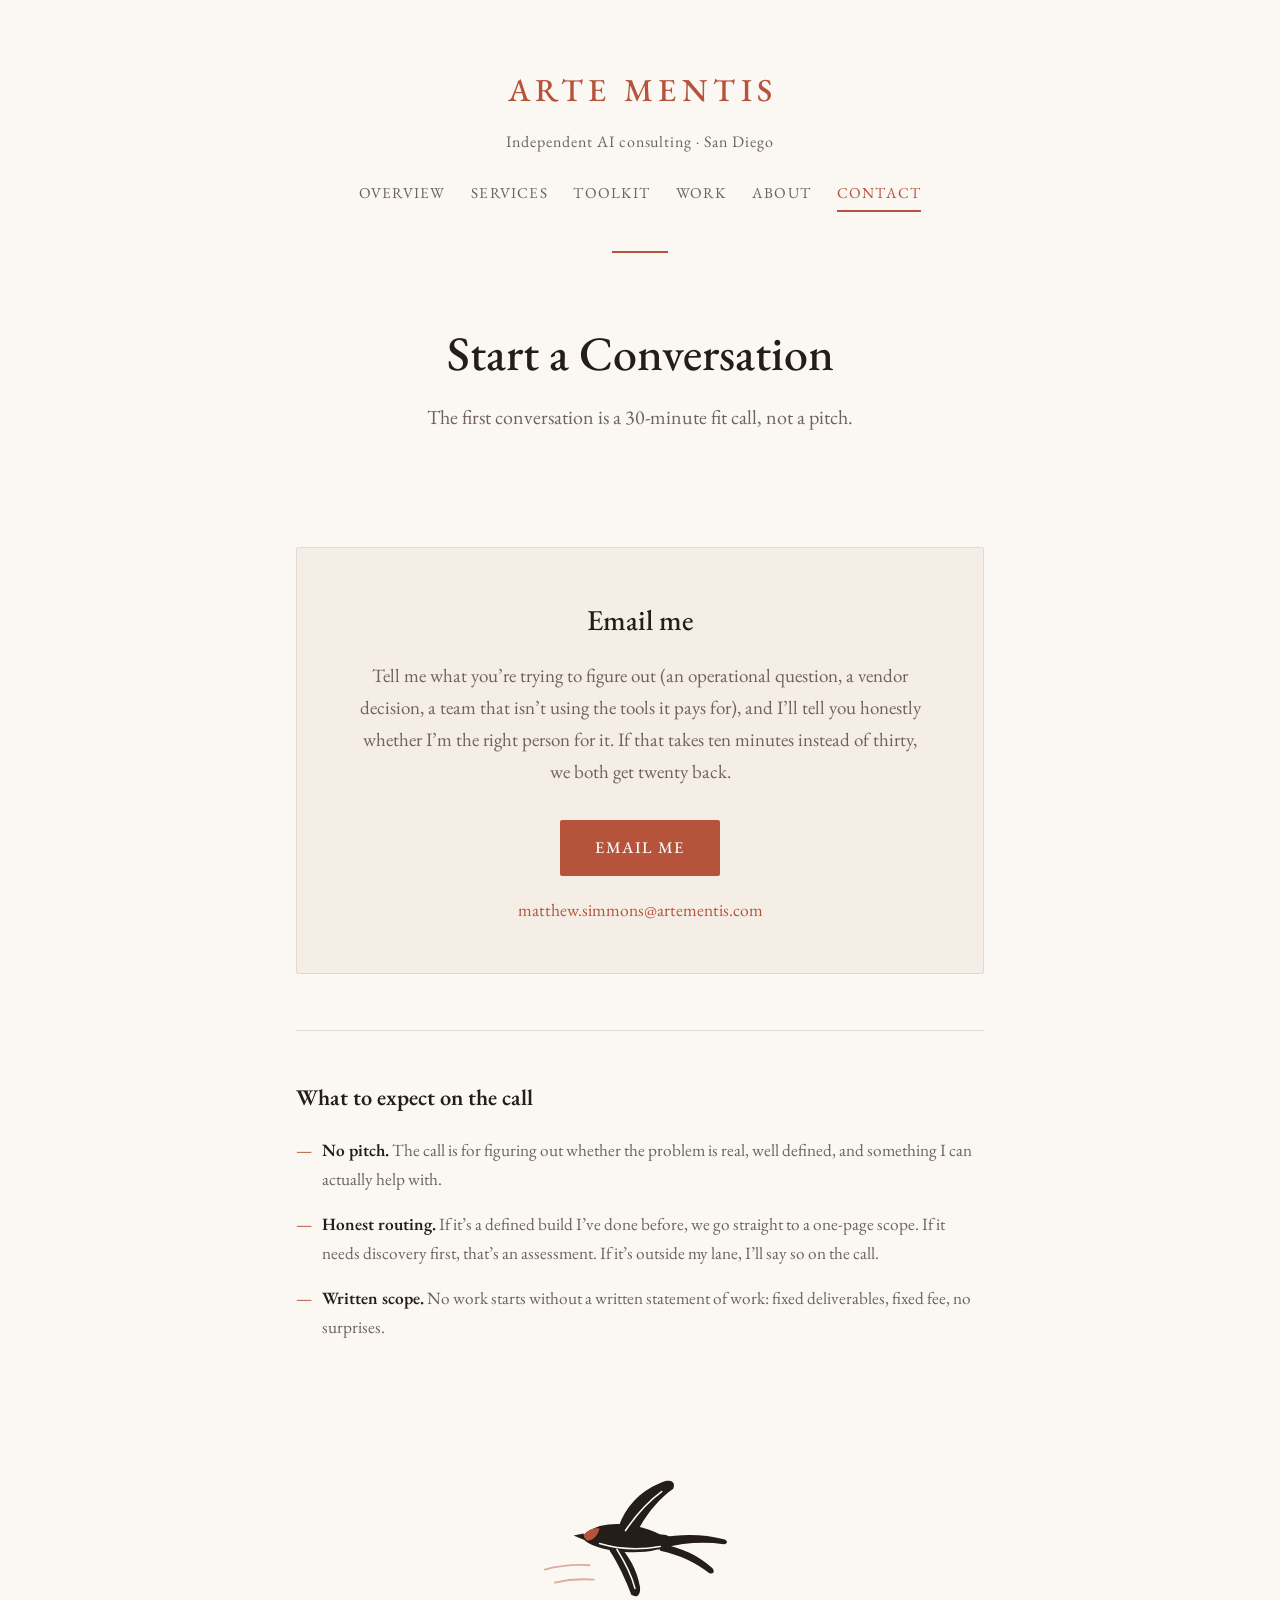
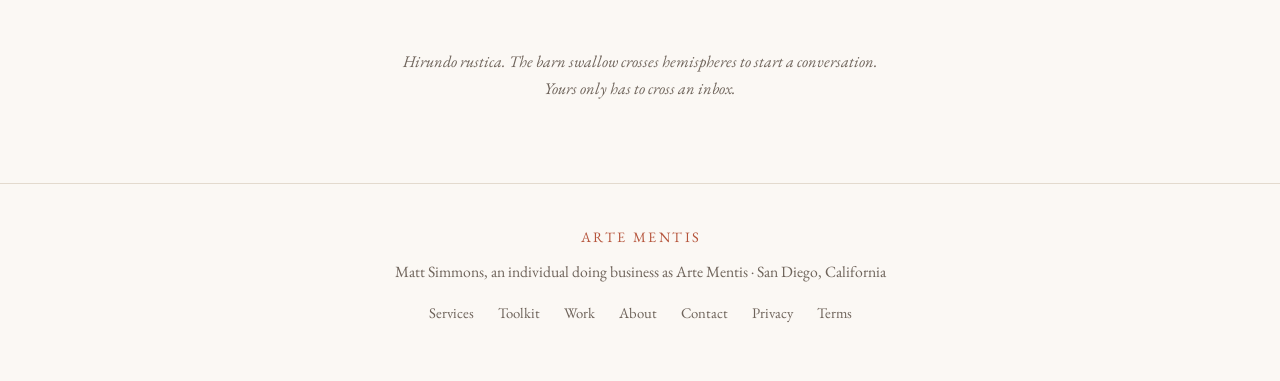
<file: contact.html>
<!DOCTYPE html>
<html lang="en">
<head>
<meta charset="utf-8">
<meta name="viewport" content="width=device-width, initial-scale=1">
<title>Contact — Arte Mentis</title>
<meta name="description" content="Start a conversation with Arte Mentis. The first call is a 30-minute fit call, not a pitch. Independent AI consulting, San Diego.">
<link rel="canonical" href="https://artementis.com/contact.html">
<link rel="icon" type="image/svg+xml" href="/favicon.svg">
<meta property="og:type" content="website">
<meta property="og:url" content="https://artementis.com/contact.html">
<meta property="og:site_name" content="Arte Mentis">
<meta property="og:title" content="Contact — Arte Mentis">
<meta property="og:description" content="The first conversation is a fit call, not a pitch.">
<link rel="preconnect" href="https://fonts.googleapis.com">
<link rel="preconnect" href="https://fonts.gstatic.com" crossorigin>
<link href="https://fonts.googleapis.com/css2?family=EB+Garamond:ital,wght@0,400;0,500;0,600;1,400;1,500&display=swap" rel="stylesheet">
<link rel="stylesheet" href="/styles.css">
<style>
  /* contact only */

  section.main { padding: 3.5rem 0 5.5rem; }

  .contact-box {
    background: var(--paper-deep);
    border: 1px solid var(--rule);
    padding: 3rem 2rem;
    text-align: center;
    border-radius: 2px;
    margin-bottom: 3.5rem;
  }
  .contact-box h2 {
    font-size: 1.8rem;
    font-weight: 500;
    margin-bottom: 1rem;
  }
  .contact-box p {
    color: var(--muted);
    max-width: 30em;
    margin: 0 auto 2rem;
  }
  .direct-email {
    display: block;
    margin-top: 1.2rem;
    font-size: 1.1rem;
  }
  .direct-email a { text-decoration: none; }
  .direct-email a:hover { text-decoration: underline; }

  .expectations {
    border-top: 1px solid var(--rule);
    padding-top: 3rem;
  }
  .expectations h3 {
    font-size: 1.4rem;
    font-weight: 600;
    margin-bottom: 1.2rem;
  }
  .expectations ul {
    list-style: none;
    padding-left: 0;
  }
  .expectations ul li {
    position: relative;
    padding-left: 1.6rem;
    margin-bottom: 1rem;
    color: var(--muted);
    font-size: 1.08rem;
  }
  .expectations ul li::before {
    content: "\2014";
    position: absolute;
    left: 0;
    color: var(--tile);
  }
  .expectations strong { color: var(--ink); font-weight: 600; }
</style>
</head>
<body>

<header class="site">
  <div class="wrap">
    <a href="/" class="wordmark-link"><div class="wordmark">Arte Mentis</div></a>
    <p class="tagline">Independent AI consulting &middot; San Diego</p>
    <nav class="site-nav" aria-label="Main Navigation">
      <a href="/">Overview</a>
      <a href="/services.html">Services</a>
      <a href="/toolkit.html">Toolkit</a>
      <a href="/work.html">Work</a>
      <a href="/about.html">About</a>
      <a href="/contact.html" class="active">Contact</a>
    </nav>
  </div>
</header>

<section class="intro">
  <div class="wrap">
    <h1>Start a Conversation</h1>
    <p class="lede">The first conversation is a 30-minute fit call, not a pitch.</p>
  </div>
</section>

<section class="main">
  <div class="wrap">

    <div class="contact-box">
      <h2>Email me</h2>
      <p>Tell me what you&rsquo;re trying to figure out (an operational question, a vendor decision, a team that isn&rsquo;t using the tools it pays for), and I&rsquo;ll tell you honestly whether I&rsquo;m the right person for it. If that takes ten minutes instead of thirty, we both get twenty back.</p>
      <a class="button" href="mailto:matthew.simmons@artementis.com">Email me</a>
      <span class="direct-email"><a href="mailto:matthew.simmons@artementis.com">matthew.simmons@artementis.com</a></span>
    </div>

    <div class="expectations">
      <h3>What to expect on the call</h3>
      <ul>
        <li><strong>No pitch.</strong> The call is for figuring out whether the problem is real, well defined, and something I can actually help with.</li>
        <li><strong>Honest routing.</strong> If it&rsquo;s a defined build I&rsquo;ve done before, we go straight to a one-page scope. If it needs discovery first, that&rsquo;s an assessment. If it&rsquo;s outside my lane, I&rsquo;ll say so on the call.</li>
        <li><strong>Written scope.</strong> No work starts without a written statement of work: fixed deliverables, fixed fee, no surprises.</li>
      </ul>
    </div>

  </div>
</section>

<section class="spot-close">
  <div class="wrap">
    <figure class="spot">
      <svg viewBox="0 0 360 240" width="260" role="img" aria-label="Block-print illustration of a barn swallow in flight, tile-red throat, forked tail">
  <!-- air strokes -->
  <g stroke="var(--tile)" stroke-width="2.6" fill="none" stroke-linecap="round" opacity="0.45">
    <path d="M48 160 q30 -8 62 -6"/>
    <path d="M62 178 q26 -6 54 -4"/>
  </g>

  <!-- ink plate -->
  <!-- far wing: raised scythe, swept back-up -->
  <path d="M150 102
           C 158 76, 178 52, 208 40
           C 222 34, 230 38, 226 48
           C 206 62, 188 84, 176 108
           C 166 114, 154 112, 150 102 Z" fill="var(--ink)"/>
  <!-- body: slim teardrop, head merged, flying left -->
  <path d="M102 112
           C 114 100, 138 94, 164 98
           C 192 102, 214 112, 224 124
           C 214 132, 190 137, 164 136
           C 138 135, 114 128, 104 120
           C 101 117, 100 114, 102 112 Z" fill="var(--ink)"/>
  <!-- beak: tiny -->
  <path d="M102 110 L 88 113 L 103 119 Z" fill="var(--ink)"/>
  <!-- eye -->
  <circle cx="116" cy="108" r="2.8" fill="var(--paper)"/>
  <!-- near wing: swept back-down scythe -->
  <path d="M150 126
           C 164 140, 176 160, 180 184
           C 181 195, 176 200, 168 195
           C 160 174, 150 152, 138 134
           C 138 127, 143 122, 150 126 Z" fill="var(--ink)"/>
  <!-- tail: two thin streamers, forked, rooted in the body -->
  <path d="M208 116
           C 238 110, 270 111, 296 118
           C 302 120, 302 124, 296 125
           C 268 121, 240 123, 212 130 Z" fill="var(--ink)"/>
  <path d="M208 124
           C 238 130, 262 141, 280 158
           C 284 163, 282 167, 276 165
           C 258 151, 236 140, 208 134 Z" fill="var(--ink)"/>
  <path d="M204 112 C 216 110, 224 114, 226 122 C 224 130, 214 134, 204 132 Z" fill="var(--ink)"/>

  <!-- tile plate: forehead and throat -->
  <path d="M103 111
           C 108 105, 116 102, 124 103
           C 122 112, 116 119, 108 120
           C 104 118, 101 114, 103 111 Z" fill="var(--tile)"/>

  <!-- carve lines: wing feathers, belly -->
  <g class="carve" stroke-width="2.2">
    <path d="M160 106 C 172 88, 188 68, 210 52"/>
    <path d="M148 132 C 158 148, 168 166, 173 186"/>
    <path d="M124 124 q 40 12 84 4"/>
  </g>
</svg>
      <figcaption><em>Hirundo rustica</em>. The barn swallow crosses hemispheres to start a conversation. Yours only has to cross an inbox.</figcaption>
    </figure>
  </div>
</section>

<footer class="site">
  <div class="wrap">
    <div class="fm">Arte Mentis</div>
    <div>Matt Simmons, an individual doing business as Arte&nbsp;Mentis &middot; San&nbsp;Diego, California</div>
    <div class="footer-links">
      <a href="/services.html">Services</a>
      <a href="/toolkit.html">Toolkit</a>
      <a href="/work.html">Work</a>
      <a href="/about.html">About</a>
      <a href="/contact.html">Contact</a>
      <a href="/privacy.html">Privacy</a>
      <a href="/terms.html">Terms</a>
    </div>
  </div>
</footer>

</body>
</html>
</file>
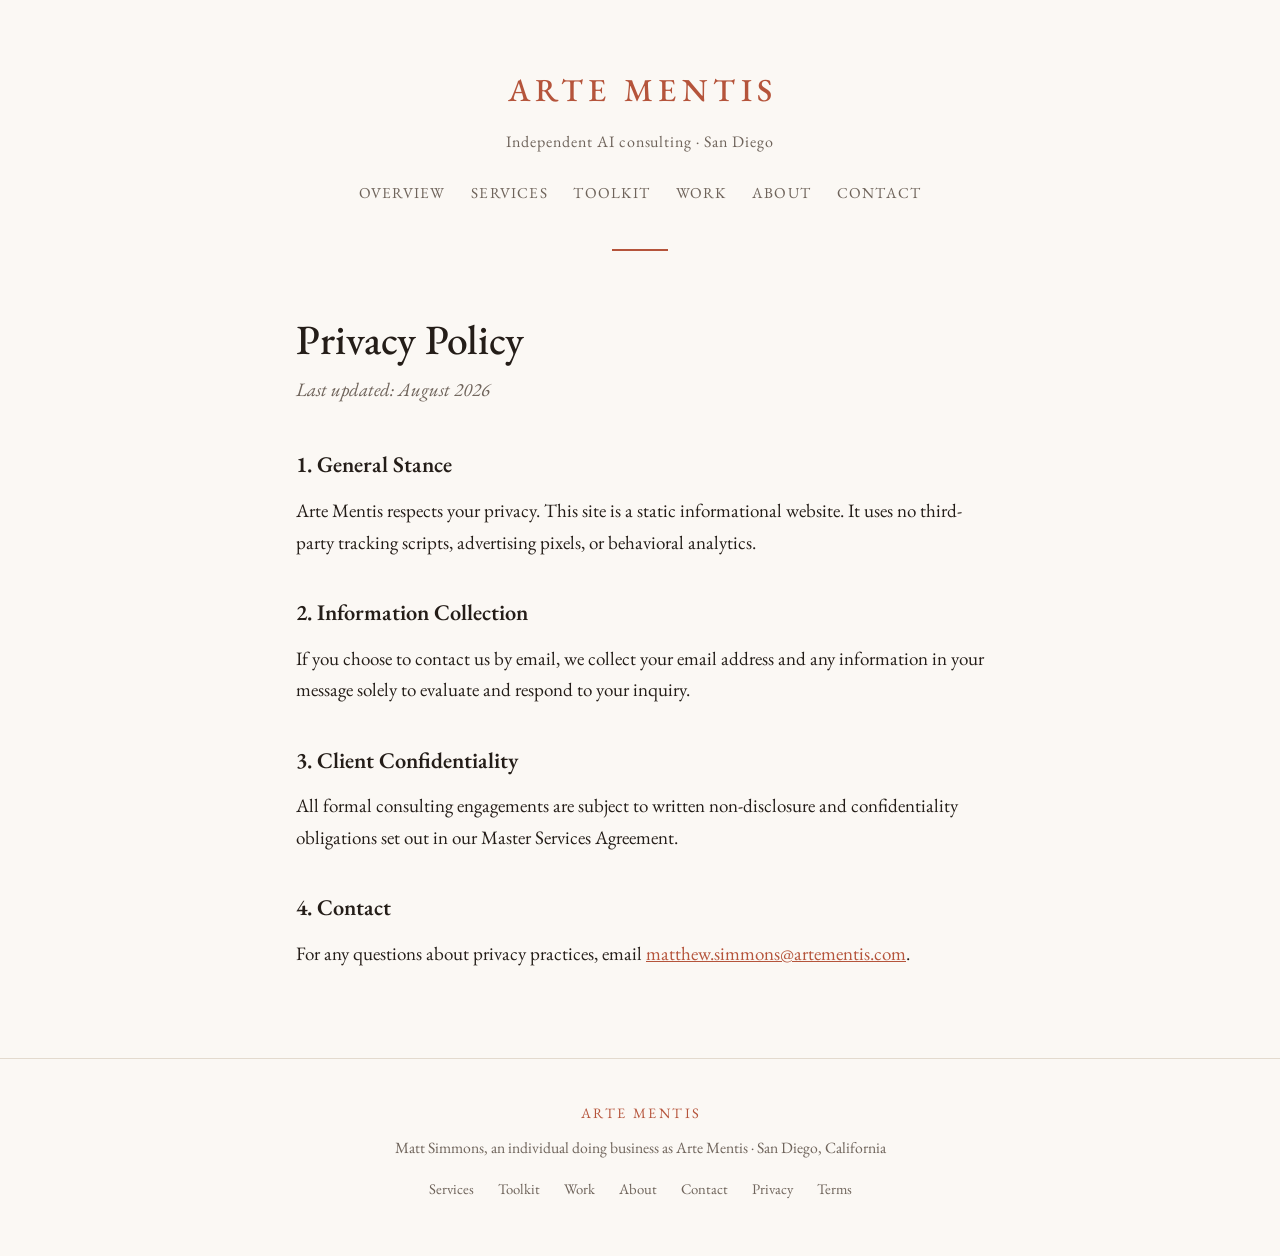
<file: privacy.html>
<!DOCTYPE html>
<html lang="en">
<head>
<meta charset="utf-8">
<meta name="viewport" content="width=device-width, initial-scale=1">
<title>Privacy — Arte Mentis</title>
<meta name="description" content="Privacy policy for artementis.com. A static site with no tracking scripts, advertising pixels, or behavioral analytics.">
<link rel="canonical" href="https://artementis.com/privacy.html">
<link rel="icon" type="image/svg+xml" href="/favicon.svg">
<meta name="robots" content="noindex">
<link rel="preconnect" href="https://fonts.googleapis.com">
<link rel="preconnect" href="https://fonts.gstatic.com" crossorigin>
<link href="https://fonts.googleapis.com/css2?family=EB+Garamond:ital,wght@0,400;0,500;0,600;1,400;1,500&display=swap" rel="stylesheet">
<link rel="stylesheet" href="/styles.css">
<style>
  /* legal pages */
  main.legal { padding: 4rem 0 5.5rem; }
  .legal h1 {
    font-weight: 500;
    font-size: clamp(2rem, 5vw, 2.6rem);
    line-height: 1.2;
    margin-bottom: 0.6rem;
  }
  .legal .updated {
    font-style: italic;
    color: var(--muted);
    margin-bottom: 2.5rem;
  }
  .legal h2 {
    font-size: 1.4rem;
    font-weight: 600;
    margin: 2.2rem 0 0.7rem;
  }
  .legal p { color: var(--ink); }
</style>
</head>
<body>

<header class="site">
  <div class="wrap">
    <a href="/" class="wordmark-link"><div class="wordmark">Arte Mentis</div></a>
    <p class="tagline">Independent AI consulting &middot; San Diego</p>
    <nav class="site-nav" aria-label="Main Navigation">
      <a href="/">Overview</a>
      <a href="/services.html">Services</a>
      <a href="/toolkit.html">Toolkit</a>
      <a href="/work.html">Work</a>
      <a href="/about.html">About</a>
      <a href="/contact.html">Contact</a>
    </nav>
  </div>
</header>

<main class="legal">
  <div class="wrap">
    <h1>Privacy Policy</h1>
    <p class="updated">Last updated: August 2026</p>

    <h2>1. General Stance</h2>
    <p>Arte Mentis respects your privacy. This site is a static informational website. It uses no third-party tracking scripts, advertising pixels, or behavioral analytics.</p>

    <h2>2. Information Collection</h2>
    <p>If you choose to contact us by email, we collect your email address and any information in your message solely to evaluate and respond to your inquiry.</p>

    <h2>3. Client Confidentiality</h2>
    <p>All formal consulting engagements are subject to written non-disclosure and confidentiality obligations set out in our Master Services Agreement.</p>

    <h2>4. Contact</h2>
    <p>For any questions about privacy practices, email <a href="mailto:matthew.simmons@artementis.com">matthew.simmons@artementis.com</a>.</p>
  </div>
</main>

<footer class="site">
  <div class="wrap">
    <div class="fm">Arte Mentis</div>
    <div>Matt Simmons, an individual doing business as Arte&nbsp;Mentis &middot; San&nbsp;Diego, California</div>
    <div class="footer-links">
      <a href="/services.html">Services</a>
      <a href="/toolkit.html">Toolkit</a>
      <a href="/work.html">Work</a>
      <a href="/about.html">About</a>
      <a href="/contact.html">Contact</a>
      <a href="/privacy.html">Privacy</a>
      <a href="/terms.html">Terms</a>
    </div>
  </div>
</footer>

</body>
</html>
</file>
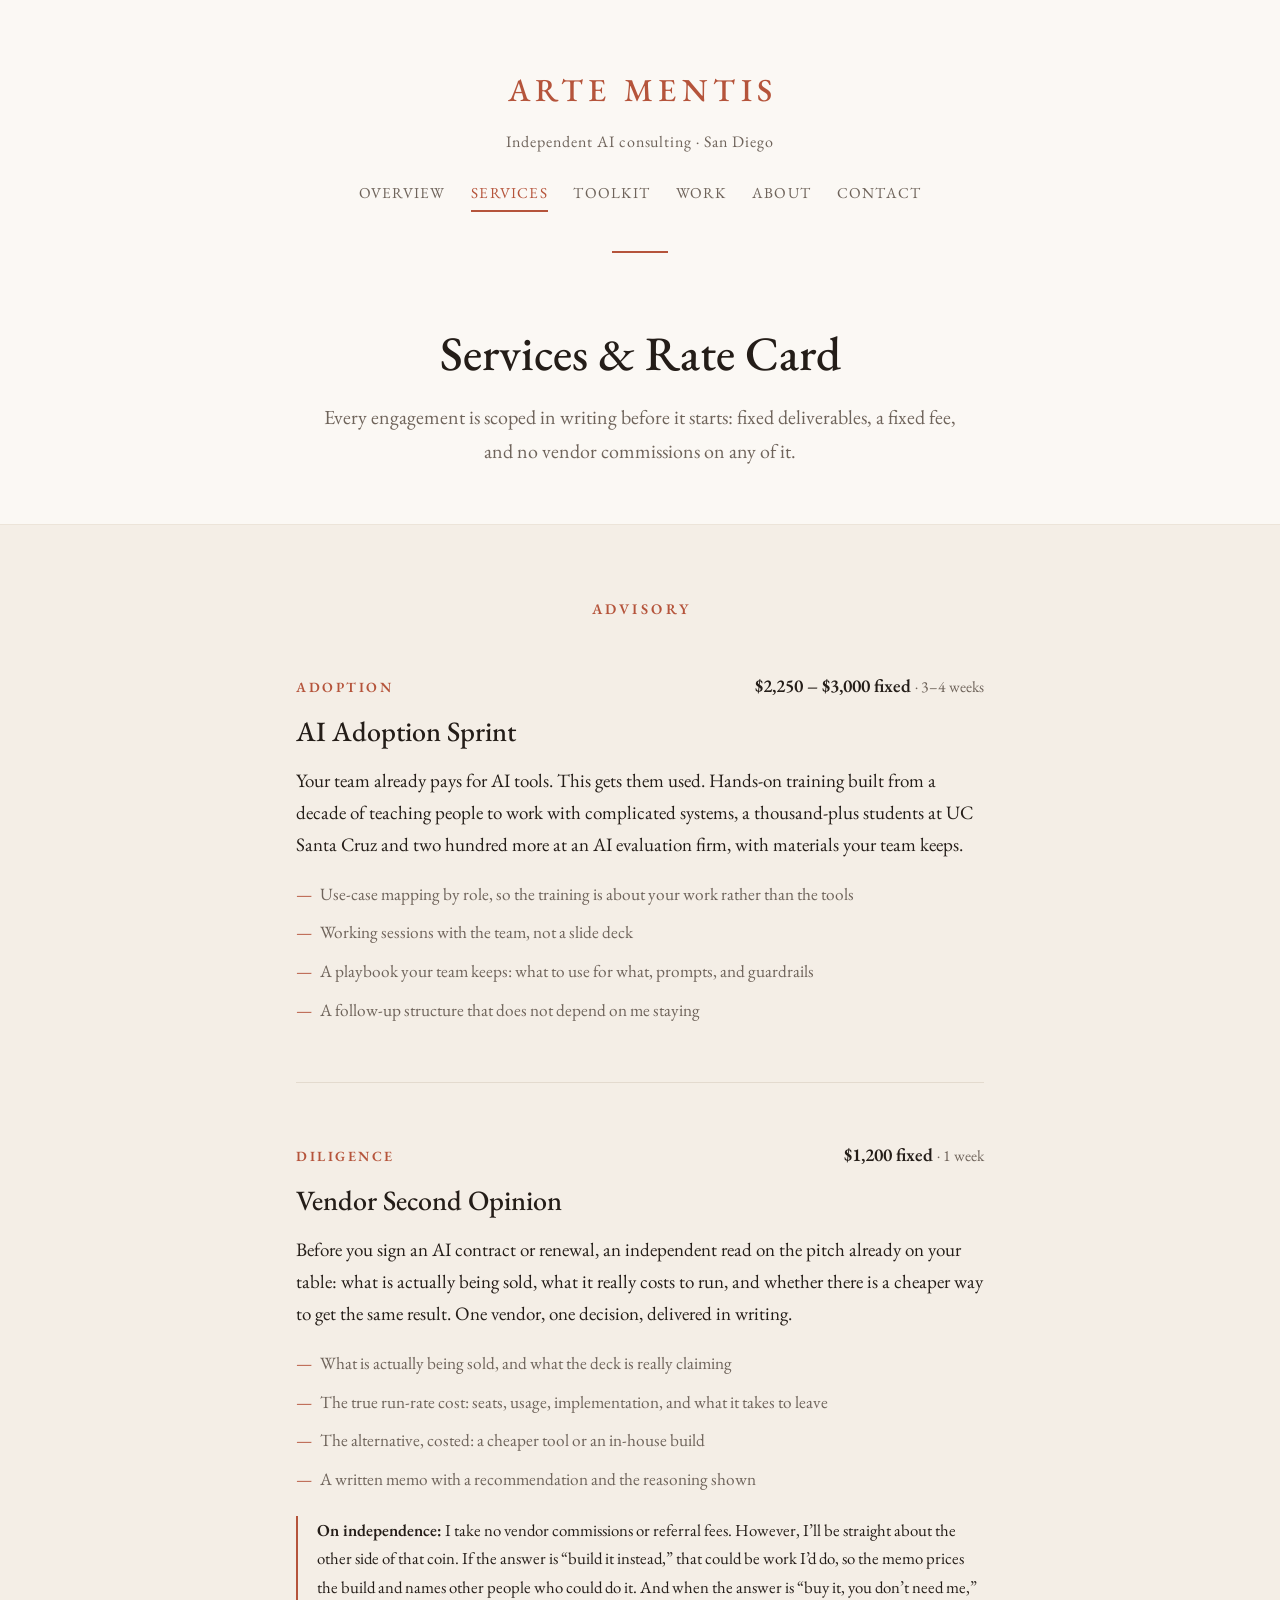
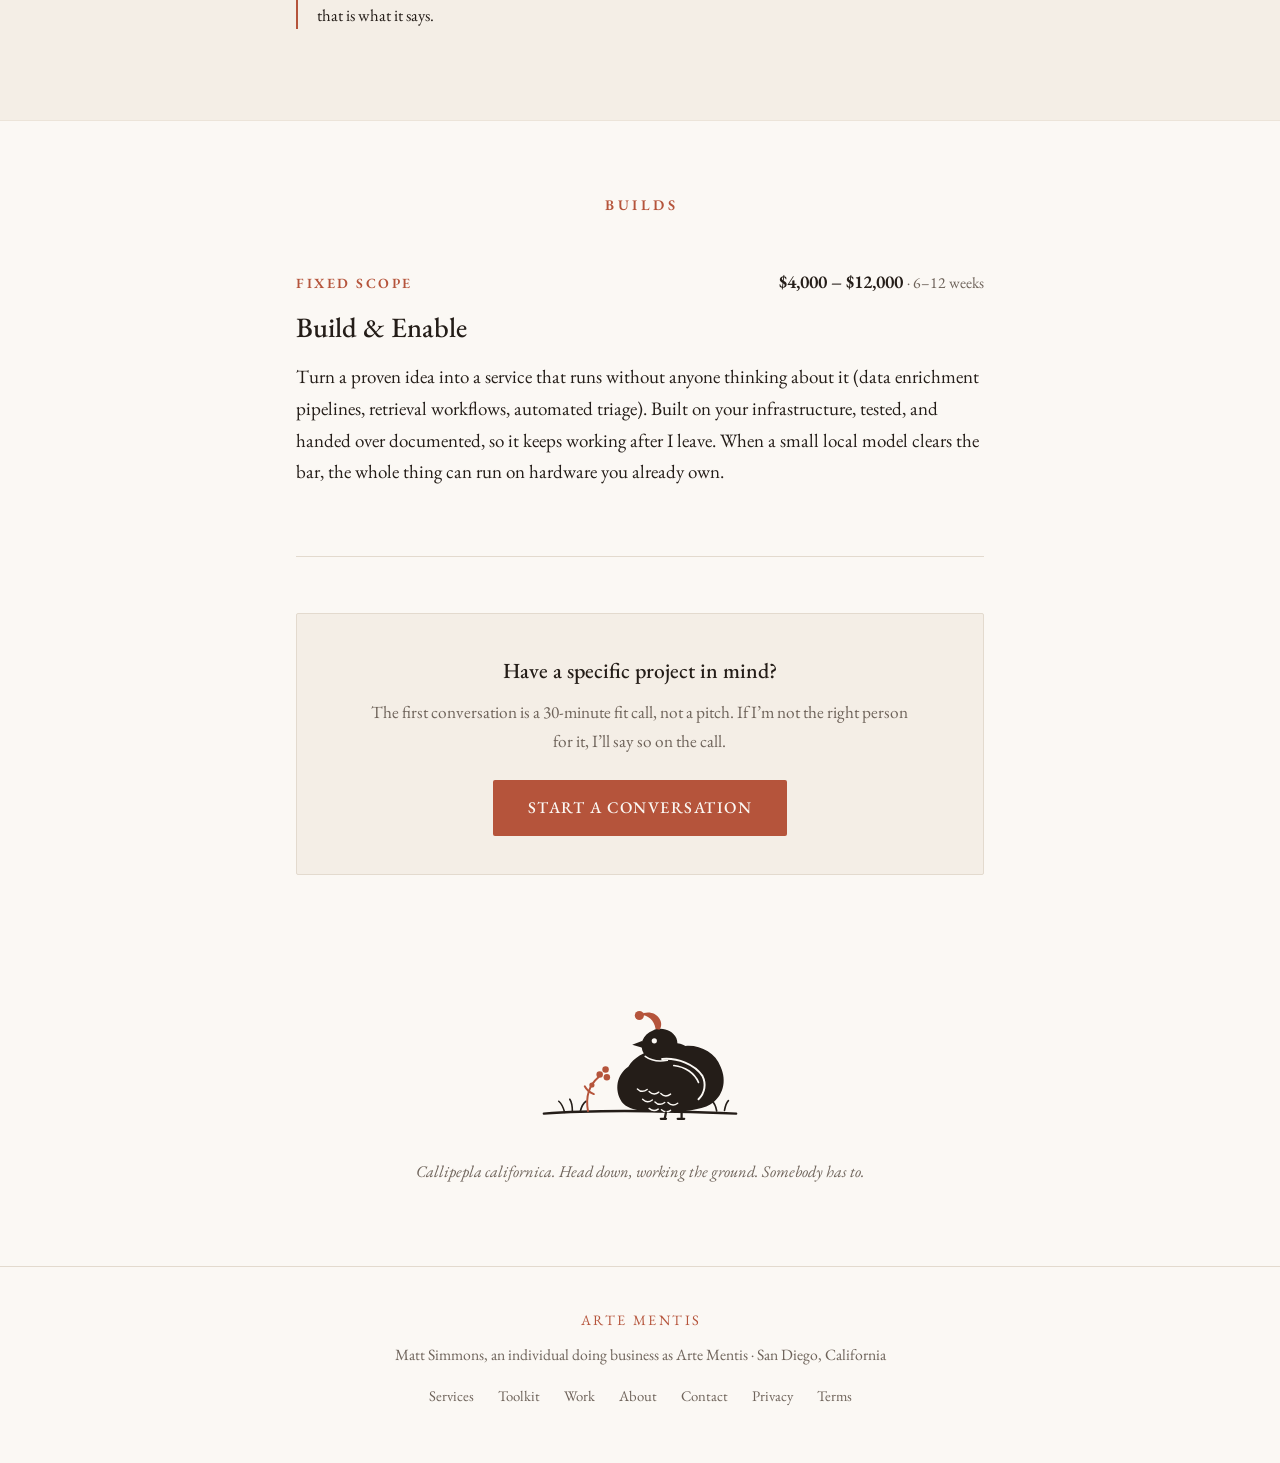
<file: services.html>
<!DOCTYPE html>
<html lang="en">
<head>
<meta charset="utf-8">
<meta name="viewport" content="width=device-width, initial-scale=1">
<title>Services &amp; Rate Card — Arte Mentis</title>
<meta name="description" content="Independent AI consulting services and rate card. Adoption Sprints, Vendor Second Opinions, and fixed-scope builds for owner-led businesses. San Diego.">
<link rel="canonical" href="https://artementis.com/services.html">
<link rel="icon" type="image/svg+xml" href="/favicon.svg">
<meta property="og:type" content="website">
<meta property="og:url" content="https://artementis.com/services.html">
<meta property="og:site_name" content="Arte Mentis">
<meta property="og:title" content="Services &amp; Rate Card — Arte Mentis">
<meta property="og:description" content="Independent AI consulting for owner-led businesses. Fixed fees, scoped in writing before work begins.">
<link rel="preconnect" href="https://fonts.googleapis.com">
<link rel="preconnect" href="https://fonts.gstatic.com" crossorigin>
<link href="https://fonts.googleapis.com/css2?family=EB+Garamond:ital,wght@0,400;0,500;0,600;1,400;1,500&display=swap" rel="stylesheet">
<link rel="stylesheet" href="/styles.css">
<style>
  /* services only */

  .service-detail {
    margin-bottom: 3.5rem;
    padding-bottom: 3rem;
    border-bottom: 1px solid var(--rule);
  }
  .service-detail:last-child {
    border-bottom: 0;
    margin-bottom: 0;
    padding-bottom: 0;
  }
  .service-meta {
    display: flex;
    justify-content: space-between;
    align-items: baseline;
    flex-wrap: wrap;
    gap: 0.4rem 1rem;
    margin-bottom: 0.8rem;
  }
  .service-meta .badge {
    font-size: 0.88rem;
    font-weight: 600;
    letter-spacing: 0.18em;
    text-transform: uppercase;
    color: var(--tile);
  }
  .service-meta .price {
    font-size: 1.15rem;
    font-weight: 600;
    color: var(--ink);
    font-variant-numeric: lining-nums;
  }
  .service-meta .price small {
    font-weight: 400;
    color: var(--muted);
    font-size: 0.85em;
  }
  .service-detail h3 {
    font-size: 1.75rem;
    font-weight: 500;
    margin-bottom: 1rem;
    line-height: 1.25;
  }
  .service-detail p {
    color: var(--ink);
    margin-bottom: 1.2rem;
  }
  .service-detail ul {
    list-style: none;
    margin: 1.2rem 0 0;
    padding-left: 0;
  }
  .service-detail ul li {
    position: relative;
    padding-left: 1.5rem;
    margin-bottom: 0.6rem;
    color: var(--muted);
    font-size: 1.08rem;
  }
  .service-detail ul li::before {
    content: "\2014";
    position: absolute;
    left: 0;
    color: var(--tile);
  }

  .aside {
    border-left: 2px solid var(--tile);
    padding-left: 1.2rem;
    margin-top: 1.4rem;
    color: var(--muted);
    font-size: 1.05rem;
  }
  .aside strong { color: var(--ink); font-weight: 600; }

  .coda-box {
    margin-top: 3.5rem;
    padding: 2.4rem 2.2rem;
    background: var(--paper-deep);
    border: 1px solid var(--rule);
    text-align: center;
    border-radius: 2px;
  }
  .coda-box h4 {
    font-size: 1.35rem;
    font-weight: 500;
    margin-bottom: 0.6rem;
  }
  .coda-box p {
    color: var(--muted);
    font-size: 1.08rem;
    max-width: 32em;
    margin: 0 auto 1.5rem;
  }
</style>
</head>
<body>

<header class="site">
  <div class="wrap">
    <a href="/" class="wordmark-link"><div class="wordmark">Arte Mentis</div></a>
    <p class="tagline">Independent AI consulting &middot; San Diego</p>
    <nav class="site-nav" aria-label="Main Navigation">
      <a href="/">Overview</a>
      <a href="/services.html" class="active">Services</a>
      <a href="/toolkit.html">Toolkit</a>
      <a href="/work.html">Work</a>
      <a href="/about.html">About</a>
      <a href="/contact.html">Contact</a>
    </nav>
  </div>
</header>

<section class="intro">
  <div class="wrap">
    <h1>Services &amp; Rate Card</h1>
    <p class="lede">Every engagement is scoped in writing before it starts: fixed deliverables, a fixed fee, and no vendor commissions on any of it.</p>
  </div>
</section>

<section class="band" aria-labelledby="ratecard-kicker">
  <div class="wrap">
    <h2 class="kicker" id="ratecard-kicker">Advisory</h2>

    <div class="service-detail">
      <div class="service-meta">
        <span class="badge">Adoption</span>
        <span class="price">$2,250 &ndash; $3,000 fixed <small>&middot; 3&ndash;4 weeks</small></span>
      </div>
      <h3>AI Adoption Sprint</h3>
      <p>Your team already pays for AI tools. This gets them used. Hands-on training built from a decade of teaching people to work with complicated systems, a thousand-plus students at UC Santa Cruz and two hundred more at an AI evaluation firm, with materials your team keeps.</p>
      <ul>
        <li>Use-case mapping by role, so the training is about your work rather than the tools</li>
        <li>Working sessions with the team, not a slide deck</li>
        <li>A playbook your team keeps: what to use for what, prompts, and guardrails</li>
        <li>A follow-up structure that does not depend on me staying</li>
      </ul>
    </div>

    <div class="service-detail">
      <div class="service-meta">
        <span class="badge">Diligence</span>
        <span class="price">$1,200 fixed <small>&middot; 1 week</small></span>
      </div>
      <h3>Vendor Second Opinion</h3>
      <p>Before you sign an AI contract or renewal, an independent read on the pitch already on your table: what is actually being sold, what it really costs to run, and whether there is a cheaper way to get the same result. One vendor, one decision, delivered in writing.</p>
      <ul>
        <li>What is actually being sold, and what the deck is really claiming</li>
        <li>The true run-rate cost: seats, usage, implementation, and what it takes to leave</li>
        <li>The alternative, costed: a cheaper tool or an in-house build</li>
        <li>A written memo with a recommendation and the reasoning shown</li>
      </ul>
      <p class="aside"><strong>On independence:</strong> I take no vendor commissions or referral fees. However, I&rsquo;ll be straight about the other side of that coin. If the answer is &ldquo;build it instead,&rdquo; that could be work I&rsquo;d do, so the memo prices the build and names other people who could do it. And when the answer is &ldquo;buy it, you don&rsquo;t need me,&rdquo; that is what it says.</p>
    </div>

  </div>
</section>

<section aria-labelledby="custom-kicker">
  <div class="wrap">
    <h2 class="kicker" id="custom-kicker">Builds</h2>

    <div class="service-detail">
      <div class="service-meta">
        <span class="badge">Fixed Scope</span>
        <span class="price">$4,000 &ndash; $12,000 <small>&middot; 6&ndash;12 weeks</small></span>
      </div>
      <h3>Build &amp; Enable</h3>
      <p>Turn a proven idea into a service that runs without anyone thinking about it (data enrichment pipelines, retrieval workflows, automated triage). Built on your infrastructure, tested, and handed over documented, so it keeps working after I leave. When a small local model clears the bar, the whole thing can run on hardware you already own.</p>
    </div>

    <div class="coda-box">
      <h4>Have a specific project in mind?</h4>
      <p>The first conversation is a 30-minute fit call, not a pitch. If I&rsquo;m not the right person for it, I&rsquo;ll say so on the call.</p>
      <a class="button" href="mailto:matthew.simmons@artementis.com">Start a conversation</a>
    </div>
  </div>
</section>

<section class="spot-close">
  <div class="wrap">
    <figure class="spot">
      <svg viewBox="0 0 400 280" width="260" role="img" aria-label="Block-print illustration of a California quail with a tile-colored topknot, pecking near seed heads">
        <!-- ground -->
        <path class="inkline" d="M52 244 q100 -8 296 0" stroke-width="3.5"/>
        <!-- grass ticks -->
        <g class="inkline" stroke-width="2.5">
          <path d="M84 242 q-3 -12 -9 -17"/>
          <path d="M96 241 q0 -13 -4 -19"/>
          <path d="M108 241 q3 -12 9 -16"/>
          <path d="M318 240 q-2 -11 -7 -15"/>
          <path d="M330 239 q2 -11 6 -15"/>
        </g>
        <!-- tile plate: seed sprig the quail eyes -->
        <g stroke="var(--tile)" stroke-width="3" fill="none" stroke-linecap="round">
          <path d="M120 240 C 116 218, 122 200, 136 188"/>
          <path d="M129 214 q-10 -4 -14 -12"/>
        </g>
        <g fill="var(--tile)">
          <circle cx="138" cy="184" r="5"/>
          <circle cx="147" cy="176" r="5"/>
          <circle cx="149" cy="188" r="5"/>
          <circle cx="126" cy="200" r="4"/>
        </g>

        <!-- ink plate: quail body, facing left, plump teardrop -->
        <path d="M172 226
                 C 160 208, 164 184, 182 172
                 C 190 158, 206 148, 226 146
                 C 238 134, 258 132, 270 140
                 C 292 138, 316 150, 324 172
                 C 334 194, 328 218, 308 230
                 C 288 242, 232 244, 204 240
                 C 190 238, 178 234, 172 226 Z" fill="var(--ink)"/>
        <!-- head -->
        <path d="M206 152
                 C 198 138, 204 122, 220 116
                 C 234 110, 250 116, 256 128
                 C 260 138, 256 148, 246 152
                 C 234 158, 216 160, 206 152 Z" fill="var(--ink)"/>
        <!-- beak -->
        <path d="M204 132 L 188 138 L 205 143 Z" fill="var(--ink)"/>
        <!-- eye: paper dot -->
        <circle cx="222" cy="132" r="4" fill="var(--paper)"/>

        <!-- tile plate: forward-curling topknot plume -->
        <path d="M224 114
                 C 222 100, 212 92, 200 92
                 C 210 86, 224 88, 230 98
                 C 234 104, 233 111, 230 115 Z" fill="var(--tile)"/>
        <circle cx="199" cy="93" r="7" fill="var(--tile)"/>

        <!-- carve lines: wing edge -->
        <path class="carve" d="M234 160 C 258 158, 284 168, 296 186 C 302 198, 300 212, 290 222" stroke-width="3"/>
        <path class="carve" d="M252 170 C 270 172, 284 182, 290 196" stroke-width="2.5"/>
        <!-- belly scaling: three rows of small arcs -->
        <g class="carve" stroke-width="2.2">
          <path d="M196 206 q7 7 15 1"/>
          <path d="M214 210 q7 7 15 1"/>
          <path d="M232 213 q7 7 15 1"/>
          <path d="M204 222 q7 7 15 1"/>
          <path d="M223 226 q7 7 15 1"/>
          <path d="M243 227 q7 7 15 1"/>
          <path d="M214 236 q7 6 14 1"/>
          <path d="M233 238 q7 6 14 1"/>
        </g>
        <!-- neck band carve -->
        <path class="carve" d="M208 156 q14 10 34 6" stroke-width="2.5"/>

        <!-- legs -->
        <g class="inkline" stroke-width="3.5">
          <path d="M240 242 L 238 252"/>
          <path d="M264 242 L 264 252"/>
          <path d="M232 252 l 8 0 M258 252 l 10 0"/>
        </g>
      </svg>
      <figcaption><em>Callipepla californica</em>. Head down, working the ground. Somebody has to.</figcaption>
    </figure>
  </div>
</section>

<footer class="site">
  <div class="wrap">
    <div class="fm">Arte Mentis</div>
    <div>Matt Simmons, an individual doing business as Arte&nbsp;Mentis &middot; San&nbsp;Diego, California</div>
    <div class="footer-links">
      <a href="/services.html">Services</a>
      <a href="/toolkit.html">Toolkit</a>
      <a href="/work.html">Work</a>
      <a href="/about.html">About</a>
      <a href="/contact.html">Contact</a>
      <a href="/privacy.html">Privacy</a>
      <a href="/terms.html">Terms</a>
    </div>
  </div>
</footer>

</body>
</html>
</file>
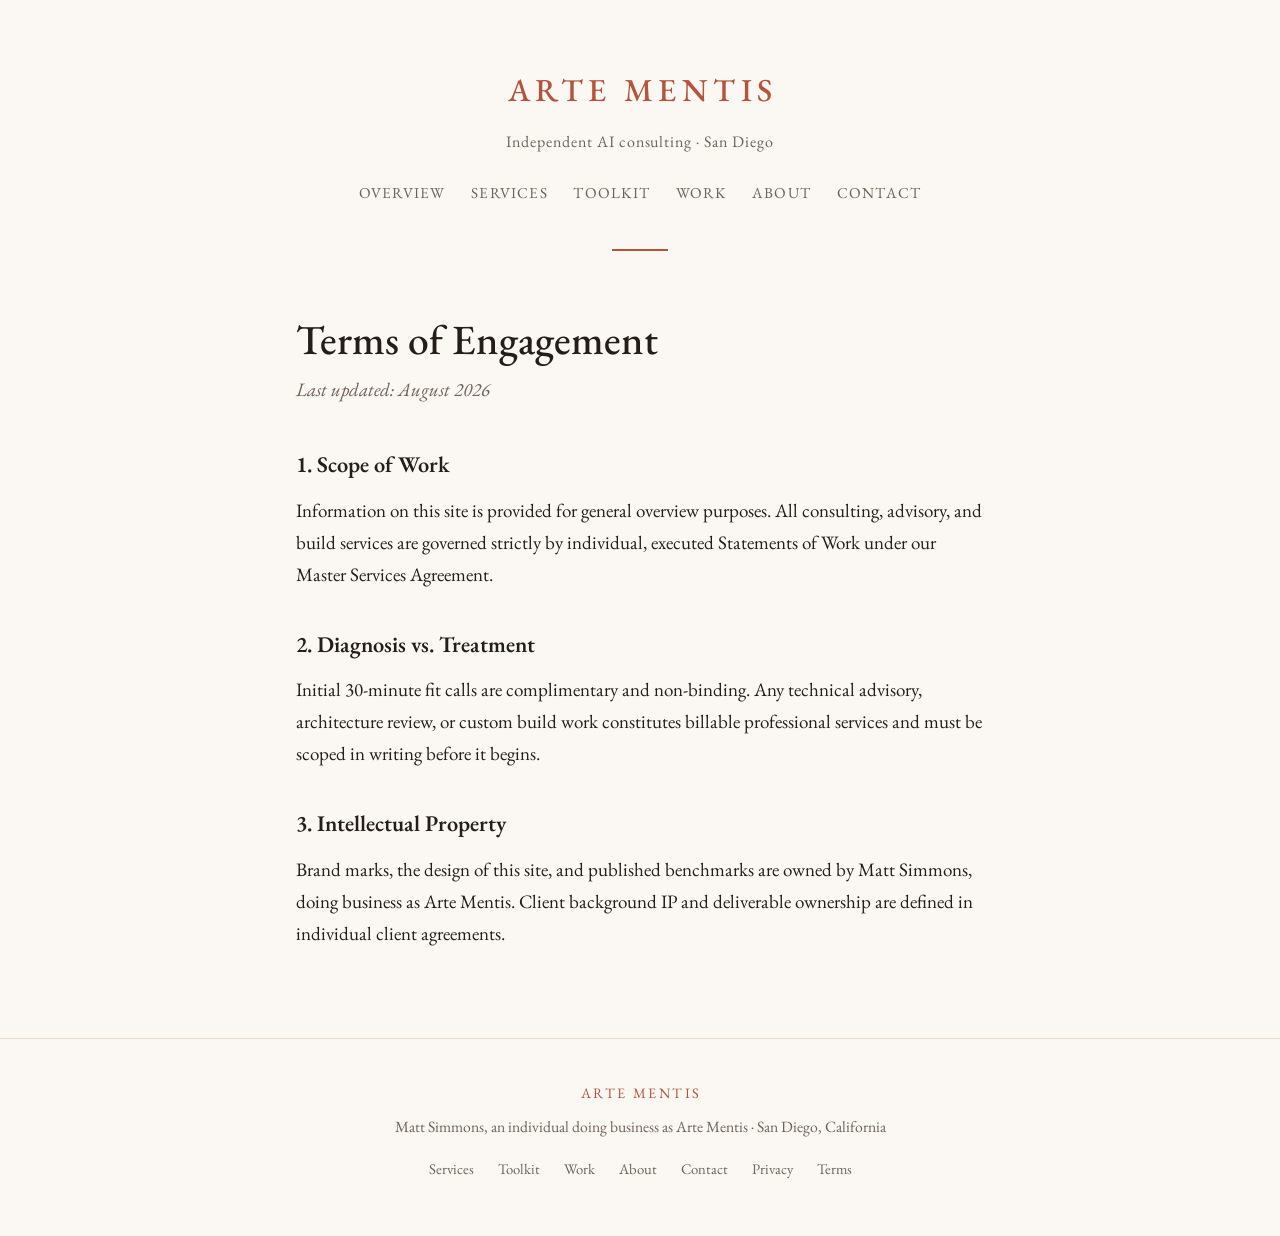
<file: terms.html>
<!DOCTYPE html>
<html lang="en">
<head>
<meta charset="utf-8">
<meta name="viewport" content="width=device-width, initial-scale=1">
<title>Terms — Arte Mentis</title>
<meta name="description" content="Terms of engagement for Arte Mentis. All consulting services are governed by individual, executed Statements of Work.">
<link rel="canonical" href="https://artementis.com/terms.html">
<link rel="icon" type="image/svg+xml" href="/favicon.svg">
<meta name="robots" content="noindex">
<link rel="preconnect" href="https://fonts.googleapis.com">
<link rel="preconnect" href="https://fonts.gstatic.com" crossorigin>
<link href="https://fonts.googleapis.com/css2?family=EB+Garamond:ital,wght@0,400;0,500;0,600;1,400;1,500&display=swap" rel="stylesheet">
<link rel="stylesheet" href="/styles.css">
<style>
  /* legal pages */
  main.legal { padding: 4rem 0 5.5rem; }
  .legal h1 {
    font-weight: 500;
    font-size: clamp(2rem, 5vw, 2.6rem);
    line-height: 1.2;
    margin-bottom: 0.6rem;
  }
  .legal .updated {
    font-style: italic;
    color: var(--muted);
    margin-bottom: 2.5rem;
  }
  .legal h2 {
    font-size: 1.4rem;
    font-weight: 600;
    margin: 2.2rem 0 0.7rem;
  }
  .legal p { color: var(--ink); }
</style>
</head>
<body>

<header class="site">
  <div class="wrap">
    <a href="/" class="wordmark-link"><div class="wordmark">Arte Mentis</div></a>
    <p class="tagline">Independent AI consulting &middot; San Diego</p>
    <nav class="site-nav" aria-label="Main Navigation">
      <a href="/">Overview</a>
      <a href="/services.html">Services</a>
      <a href="/toolkit.html">Toolkit</a>
      <a href="/work.html">Work</a>
      <a href="/about.html">About</a>
      <a href="/contact.html">Contact</a>
    </nav>
  </div>
</header>

<main class="legal">
  <div class="wrap">
    <h1>Terms of Engagement</h1>
    <p class="updated">Last updated: August 2026</p>

    <h2>1. Scope of Work</h2>
    <p>Information on this site is provided for general overview purposes. All consulting, advisory, and build services are governed strictly by individual, executed Statements of Work under our Master Services Agreement.</p>

    <h2>2. Diagnosis vs. Treatment</h2>
    <p>Initial 30-minute fit calls are complimentary and non-binding. Any technical advisory, architecture review, or custom build work constitutes billable professional services and must be scoped in writing before it begins.</p>

    <h2>3. Intellectual Property</h2>
    <p>Brand marks, the design of this site, and published benchmarks are owned by Matt Simmons, doing business as Arte Mentis. Client background IP and deliverable ownership are defined in individual client agreements.</p>
  </div>
</main>

<footer class="site">
  <div class="wrap">
    <div class="fm">Arte Mentis</div>
    <div>Matt Simmons, an individual doing business as Arte&nbsp;Mentis &middot; San&nbsp;Diego, California</div>
    <div class="footer-links">
      <a href="/services.html">Services</a>
      <a href="/toolkit.html">Toolkit</a>
      <a href="/work.html">Work</a>
      <a href="/about.html">About</a>
      <a href="/contact.html">Contact</a>
      <a href="/privacy.html">Privacy</a>
      <a href="/terms.html">Terms</a>
    </div>
  </div>
</footer>

</body>
</html>
</file>
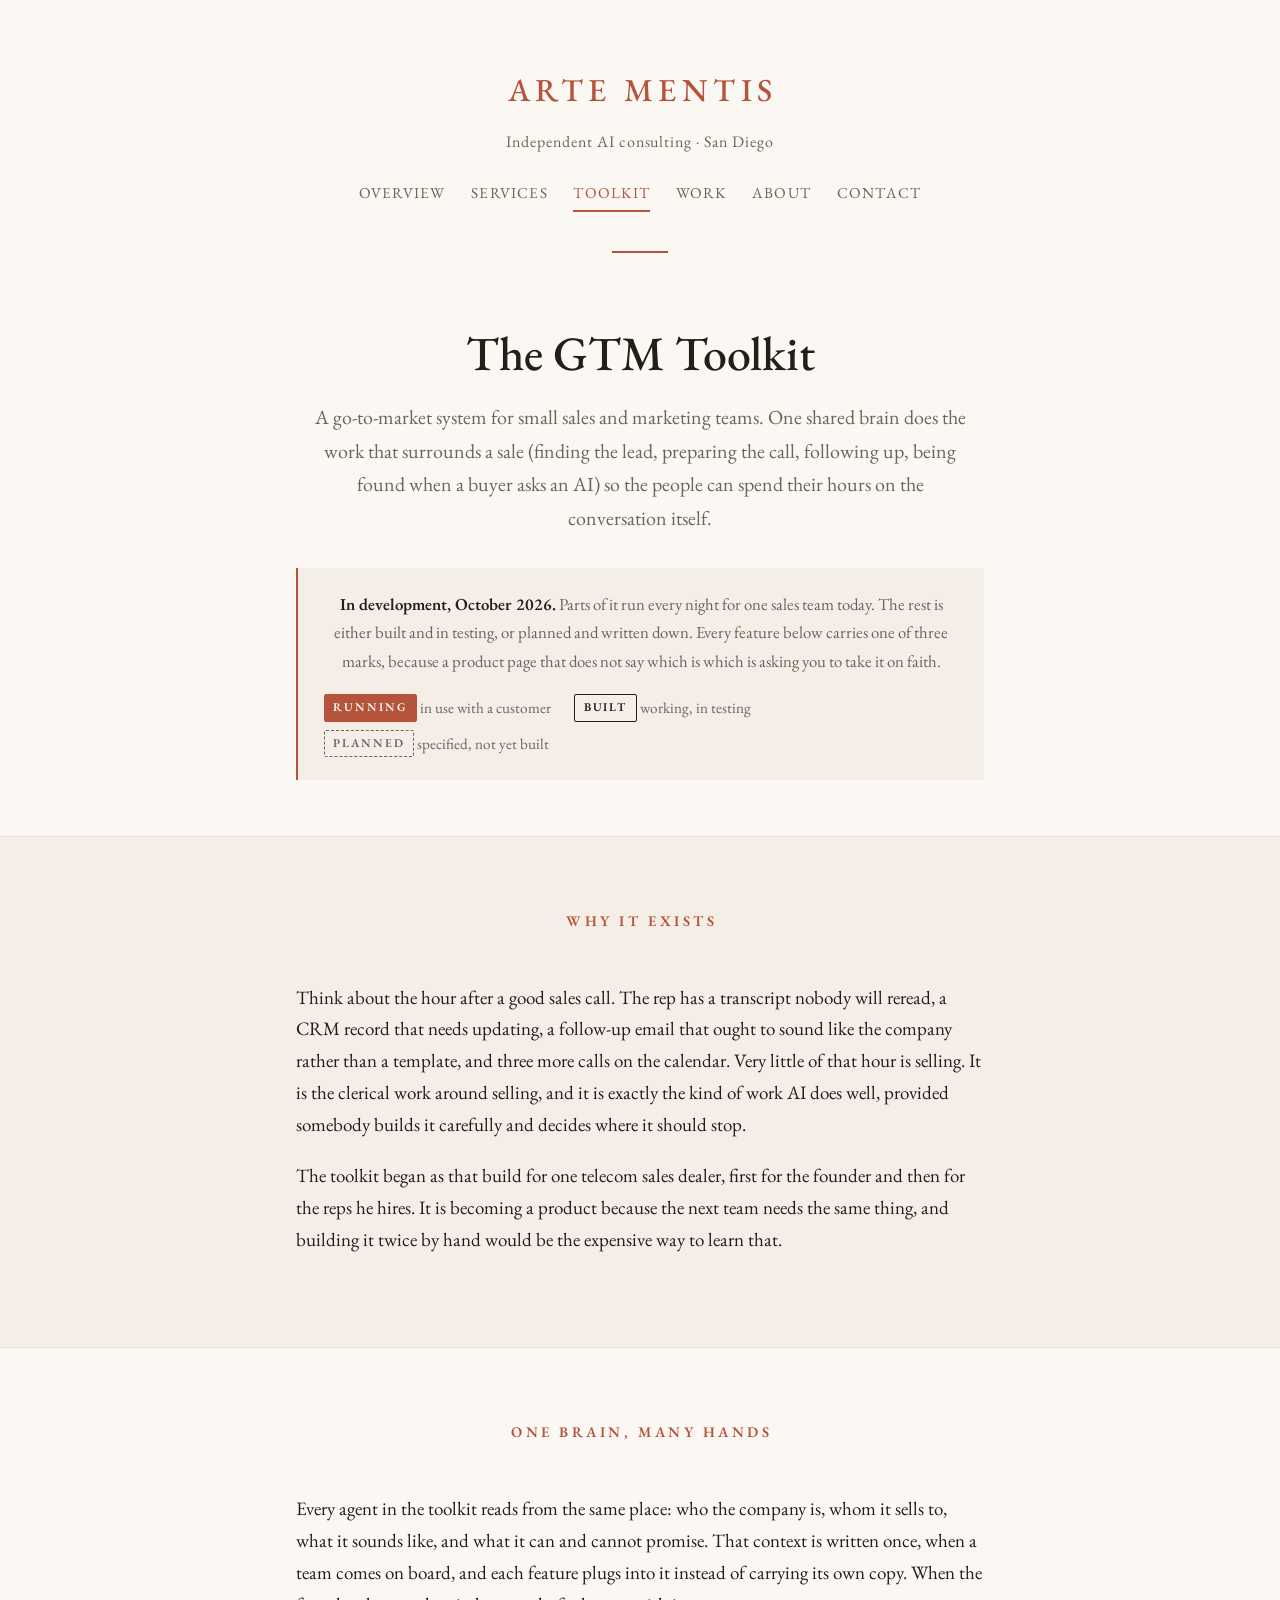
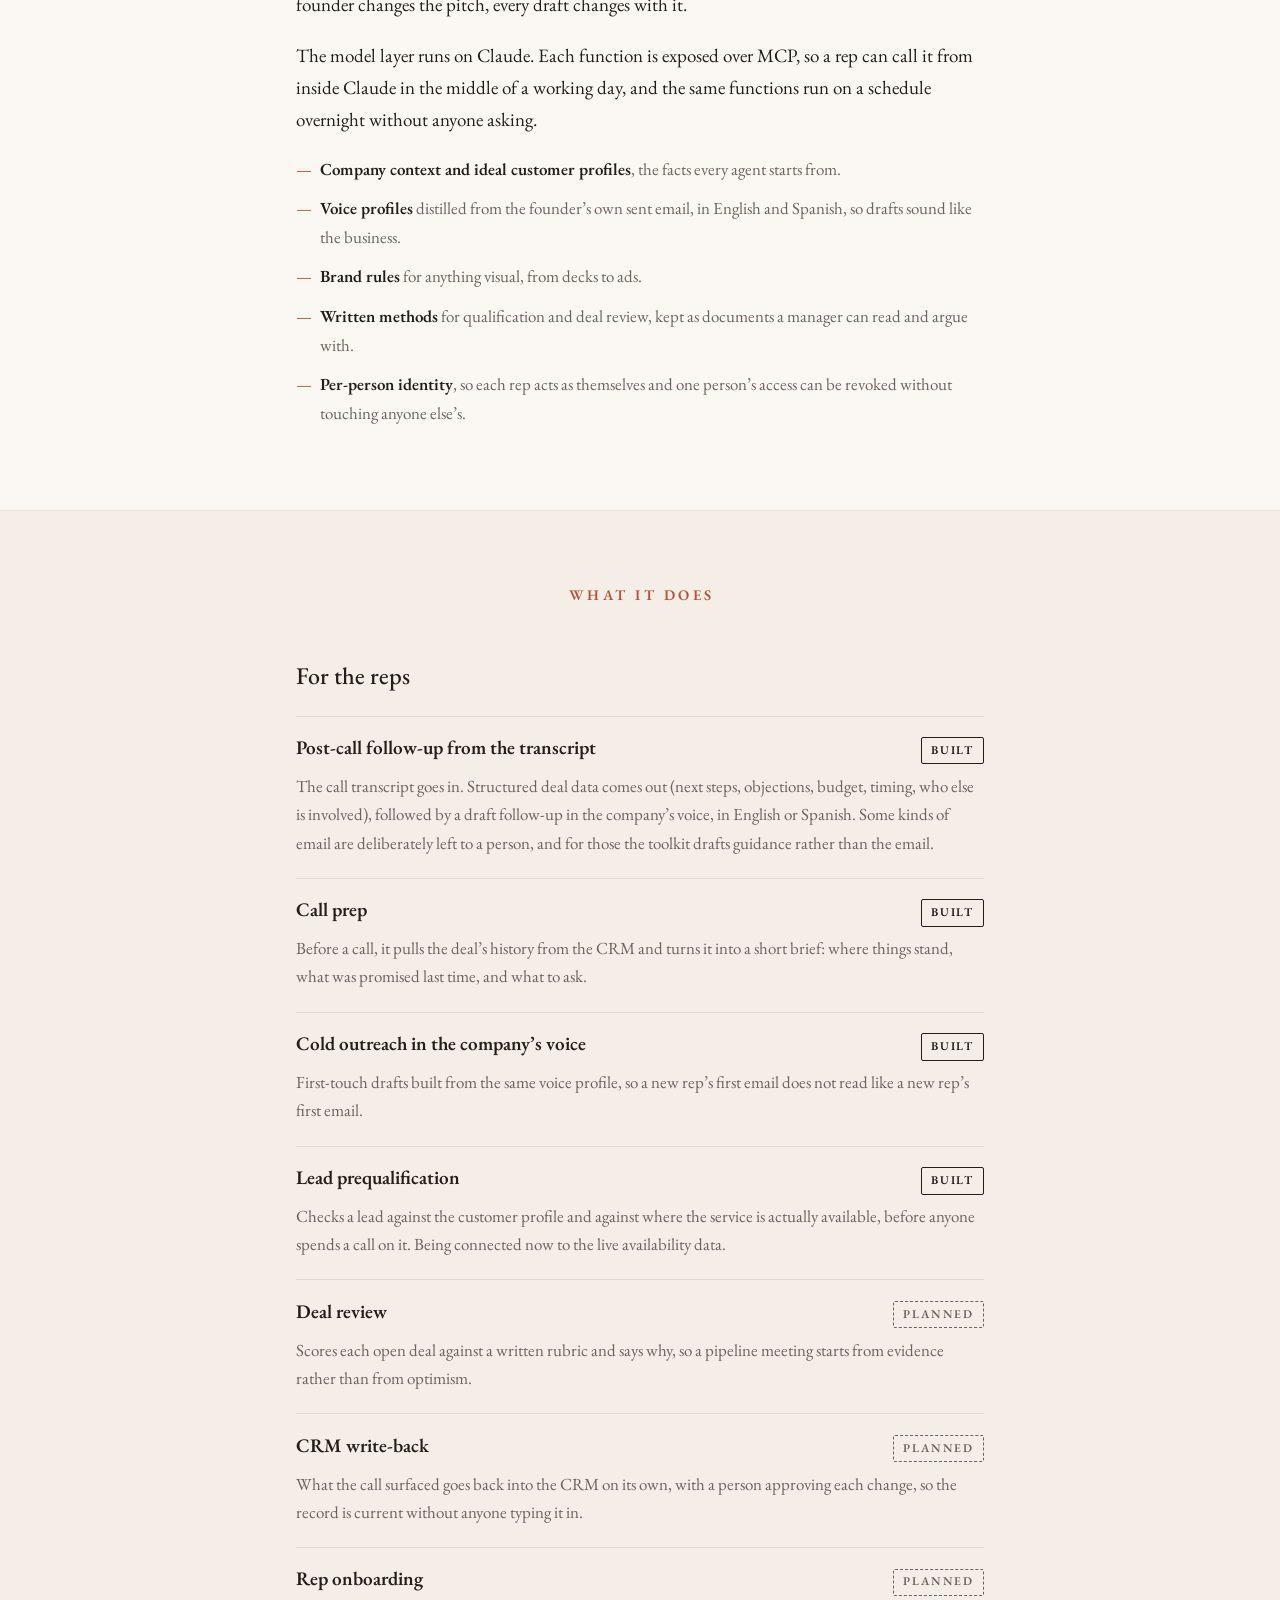
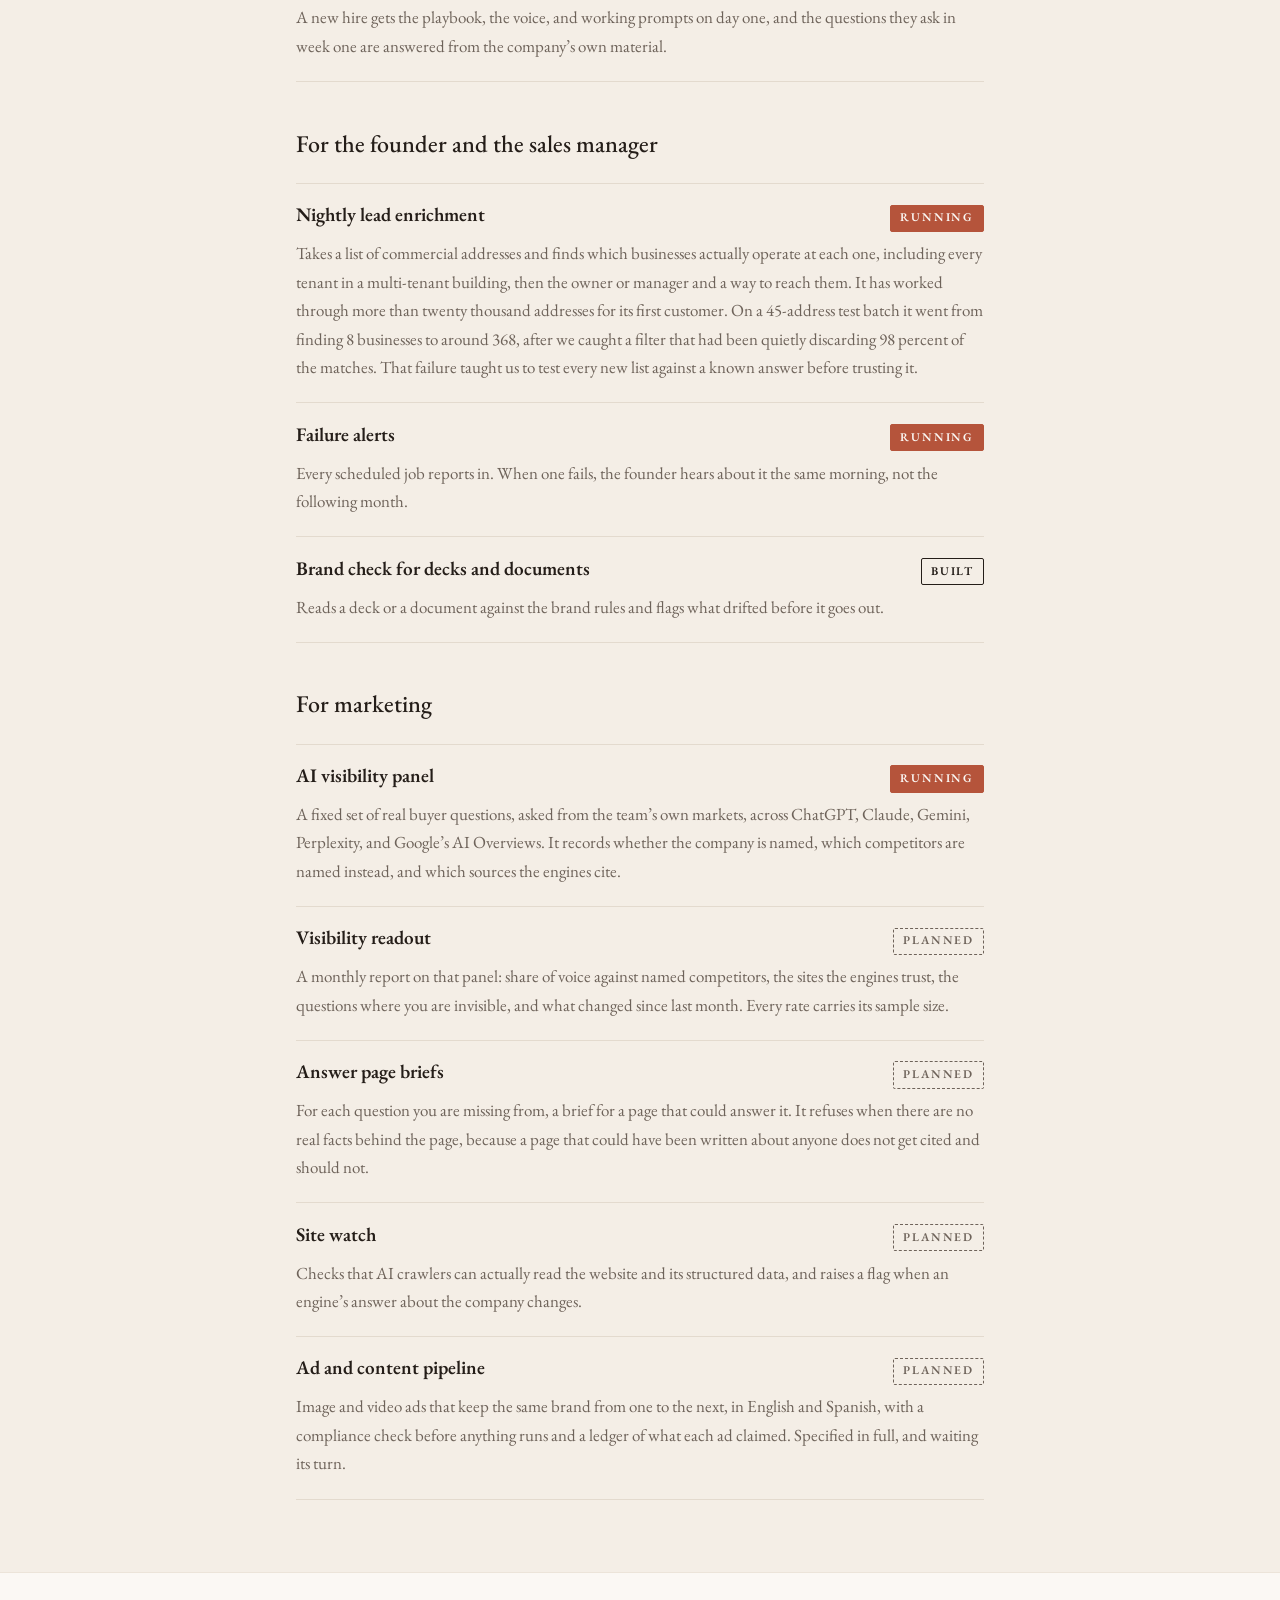
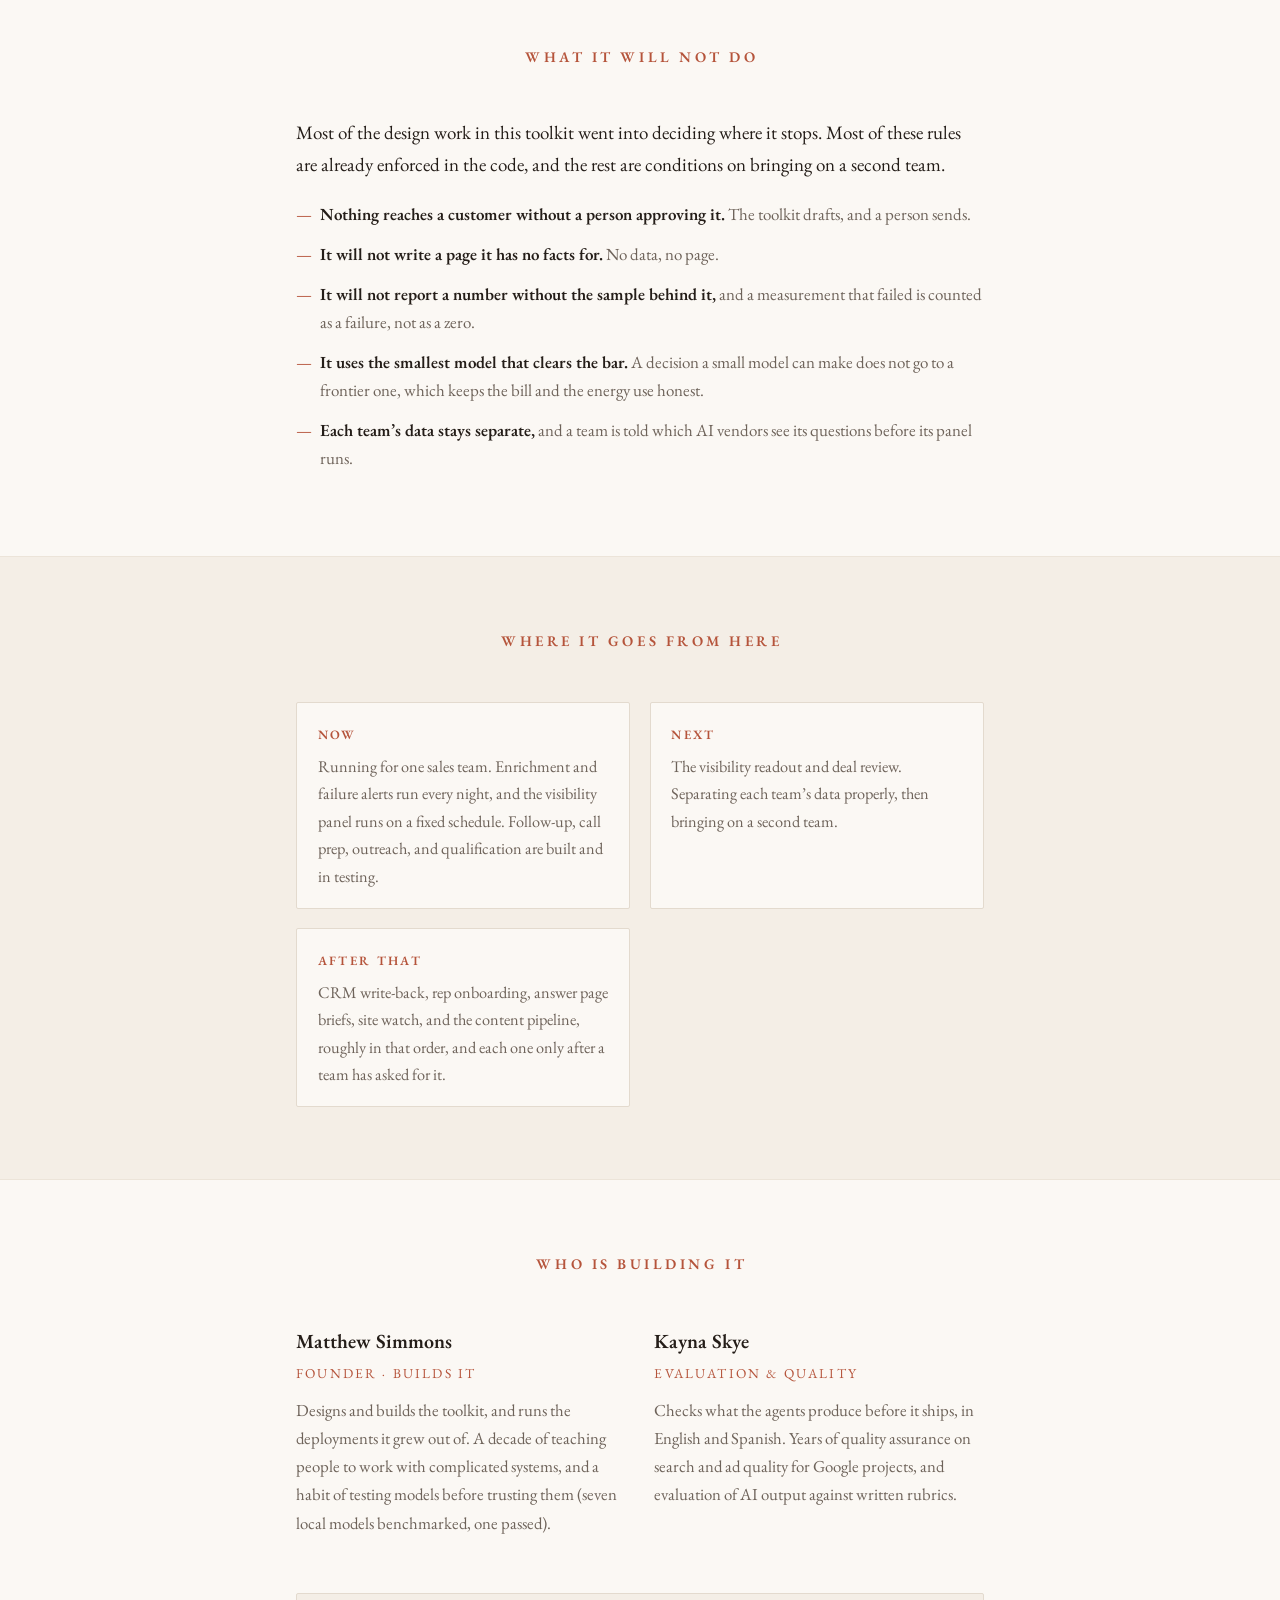
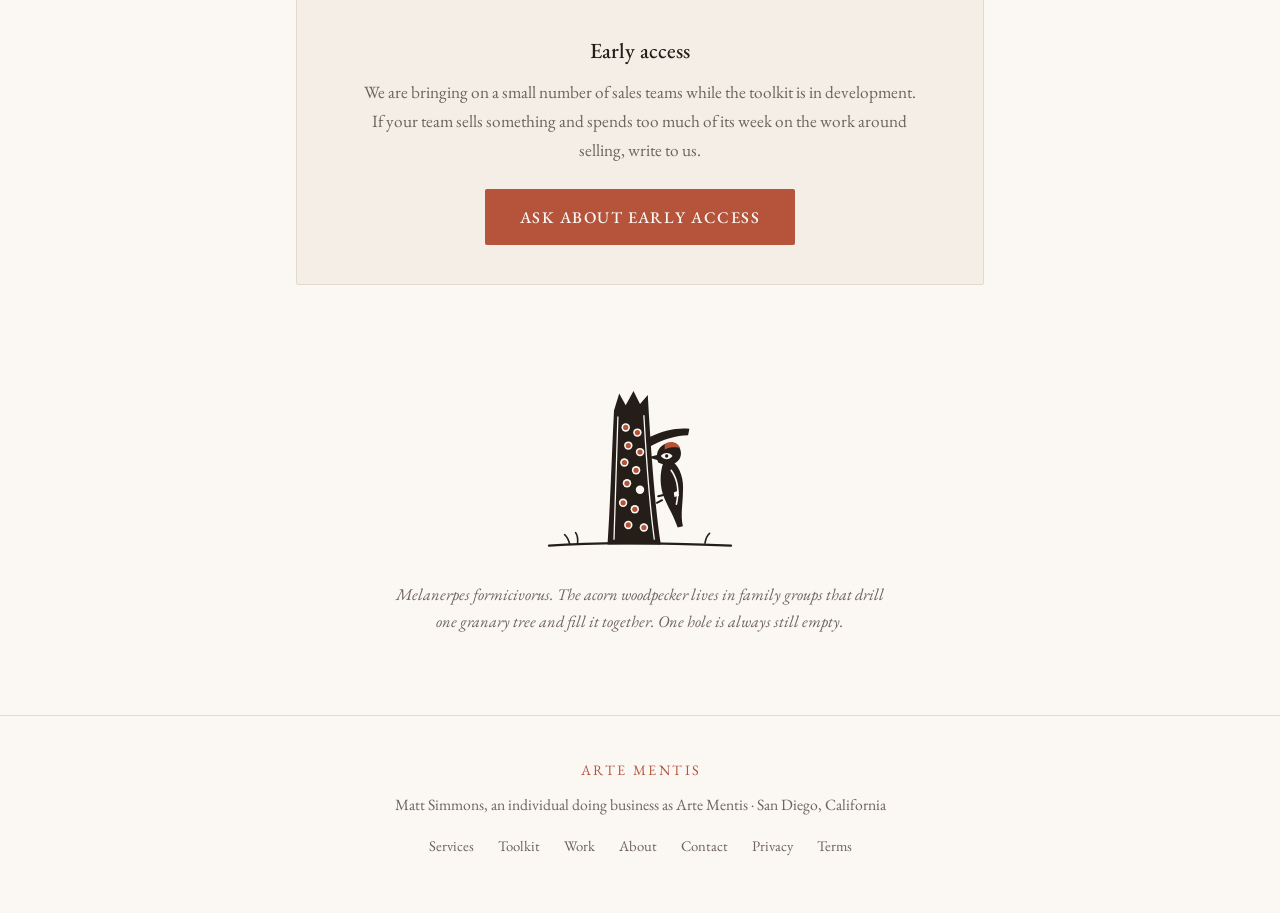
<file: toolkit.html>
<!DOCTYPE html>
<html lang="en">
<head>
<meta charset="utf-8">
<meta name="viewport" content="width=device-width, initial-scale=1">
<title>The GTM Toolkit &middot; Arte Mentis</title>
<meta name="description" content="The Arte Mentis GTM Toolkit, in development: one shared AI brain for small sales and marketing teams. Lead enrichment, post-call follow-up from transcripts, call prep, and AI search visibility, with every feature marked running, built, or planned.">
<link rel="canonical" href="https://artementis.com/toolkit.html">
<link rel="icon" type="image/svg+xml" href="/favicon.svg">
<meta property="og:type" content="website">
<meta property="og:url" content="https://artementis.com/toolkit.html">
<meta property="og:site_name" content="Arte Mentis">
<meta property="og:title" content="The GTM Toolkit &middot; Arte Mentis">
<meta property="og:description" content="One shared AI brain for small sales and marketing teams. In development, and running for one sales team today.">
<link rel="preconnect" href="https://fonts.googleapis.com">
<link rel="preconnect" href="https://fonts.gstatic.com" crossorigin>
<link href="https://fonts.googleapis.com/css2?family=EB+Garamond:ital,wght@0,400;0,500;0,600;1,400;1,500&display=swap" rel="stylesheet">
<link rel="stylesheet" href="/styles.css">
<script type="application/ld+json">
{
  "@context": "https://schema.org",
  "@type": "SoftwareApplication",
  "name": "Arte Mentis GTM Toolkit",
  "applicationCategory": "BusinessApplication",
  "operatingSystem": "Web",
  "description": "An AI go-to-market toolkit for small sales and marketing teams: lead enrichment, post-call follow-up from transcripts, call prep, and AI search visibility measurement, built on one shared context.",
  "url": "https://artementis.com/toolkit.html",
  "creativeWorkStatus": "In development",
  "publisher": {
    "@type": "Organization",
    "name": "Arte Mentis",
    "url": "https://artementis.com"
  }
}
</script>
<style>
  /* toolkit only */

  .status-note {
    margin-top: 2rem;
    padding: 1.4rem 1.6rem;
    border-left: 2px solid var(--tile);
    background: var(--paper-deep);
    color: var(--muted);
    font-size: 1.05rem;
  }
  .status-note strong { color: var(--ink); font-weight: 600; }

  .legend {
    display: flex;
    flex-wrap: wrap;
    gap: 0.5rem 1.4rem;
    margin: 1.2rem 0 0;
    font-size: 0.95rem;
    color: var(--muted);
  }

  .tag {
    display: inline-block;
    font-size: 0.74rem;
    font-weight: 600;
    letter-spacing: 0.16em;
    text-transform: uppercase;
    padding: 0.18rem 0.55rem;
    border-radius: 2px;
    border: 1px solid currentColor;
    vertical-align: 0.2em;
    white-space: nowrap;
  }
  .tag.running { color: var(--paper); background: var(--tile); border-color: var(--tile); }
  .tag.built { color: var(--ink); }
  .tag.planned { color: var(--muted); border-style: dashed; }

  .prose p { margin-bottom: 1.2rem; }

  .feature-group { margin-top: 2.6rem; }
  .feature-group h3 {
    font-size: 1.5rem;
    font-weight: 500;
    margin-bottom: 1.2rem;
  }
  .feature {
    padding: 1.2rem 0 1.3rem;
    border-top: 1px solid var(--rule);
  }
  .feature:last-child { border-bottom: 1px solid var(--rule); }
  .feature-head {
    display: flex;
    justify-content: space-between;
    align-items: baseline;
    gap: 0.6rem 1rem;
    flex-wrap: wrap;
    margin-bottom: 0.45rem;
  }
  .feature h4 {
    font-size: 1.2rem;
    font-weight: 600;
    line-height: 1.3;
  }
  .feature p {
    color: var(--muted);
    font-size: 1.06rem;
    margin: 0;
  }

  .brain-list, .refuse-list {
    list-style: none;
    padding-left: 0;
    margin: 1.2rem 0 0;
  }
  .brain-list li, .refuse-list li {
    position: relative;
    padding-left: 1.5rem;
    margin-bottom: 0.7rem;
    color: var(--muted);
    font-size: 1.06rem;
  }
  .brain-list li::before, .refuse-list li::before {
    content: "\2014";
    position: absolute;
    left: 0;
    color: var(--tile);
  }
  .brain-list strong, .refuse-list strong { color: var(--ink); font-weight: 600; }

  .phases {
    display: grid;
    grid-template-columns: repeat(auto-fit, minmax(14rem, 1fr));
    gap: 1.2rem;
    margin-top: 1.4rem;
  }
  .phase {
    border: 1px solid var(--rule);
    background: var(--paper);
    padding: 1.3rem 1.3rem 1.1rem;
    border-radius: 2px;
  }
  .phase .when {
    font-size: 0.8rem;
    font-weight: 600;
    letter-spacing: 0.18em;
    text-transform: uppercase;
    color: var(--tile);
    margin-bottom: 0.5rem;
  }
  .phase p { color: var(--muted); font-size: 1.02rem; margin: 0; }

  .people {
    display: grid;
    grid-template-columns: repeat(auto-fit, minmax(16rem, 1fr));
    gap: 1.8rem;
    margin-top: 1.4rem;
  }
  .person h4 { font-size: 1.25rem; font-weight: 600; margin-bottom: 0.2rem; }
  .person .role {
    font-size: 0.85rem;
    letter-spacing: 0.16em;
    text-transform: uppercase;
    color: var(--tile);
    margin-bottom: 0.7rem;
  }
  .person p { color: var(--muted); font-size: 1.05rem; margin: 0; }

  .coda-box {
    margin-top: 3.5rem;
    padding: 2.4rem 2.2rem;
    background: var(--paper-deep);
    border: 1px solid var(--rule);
    text-align: center;
    border-radius: 2px;
  }
  .coda-box h4 { font-size: 1.35rem; font-weight: 500; margin-bottom: 0.6rem; }
  .coda-box p { color: var(--muted); font-size: 1.08rem; max-width: 32em; margin: 0 auto 1.5rem; }

  @media (max-width: 560px) {
    .coda-box { padding: 1.8rem 1.2rem; }
    .status-note { padding: 1.1rem 1.1rem; }
  }
</style>
</head>
<body>

<header class="site">
  <div class="wrap">
    <a href="/" class="wordmark-link"><div class="wordmark">Arte Mentis</div></a>
    <p class="tagline">Independent AI consulting &middot; San Diego</p>
    <nav class="site-nav" aria-label="Main Navigation">
      <a href="/">Overview</a>
      <a href="/services.html">Services</a>
      <a href="/toolkit.html" class="active">Toolkit</a>
      <a href="/work.html">Work</a>
      <a href="/about.html">About</a>
      <a href="/contact.html">Contact</a>
    </nav>
  </div>
</header>

<section class="intro">
  <div class="wrap">
    <h1>The GTM Toolkit</h1>
    <p class="lede">A go-to-market system for small sales and marketing teams. One shared brain does the work that surrounds a sale (finding the lead, preparing the call, following up, being found when a buyer asks an AI) so the people can spend their hours on the conversation itself.</p>
    <div class="status-note">
      <p><strong>In development, October 2026.</strong> Parts of it run every night for one sales team today. The rest is either built and in testing, or planned and written down. Every feature below carries one of three marks, because a product page that does not say which is which is asking you to take it on faith.</p>
      <div class="legend" aria-label="Status key">
        <span><span class="tag running">Running</span> in use with a customer</span>
        <span><span class="tag built">Built</span> working, in testing</span>
        <span><span class="tag planned">Planned</span> specified, not yet built</span>
      </div>
    </div>
  </div>
</section>

<section class="band" aria-labelledby="why-kicker">
  <div class="wrap prose">
    <h2 class="kicker" id="why-kicker">Why it exists</h2>
    <p>Think about the hour after a good sales call. The rep has a transcript nobody will reread, a CRM record that needs updating, a follow-up email that ought to sound like the company rather than a template, and three more calls on the calendar. Very little of that hour is selling. It is the clerical work around selling, and it is exactly the kind of work AI does well, provided somebody builds it carefully and decides where it should stop.</p>
    <p>The toolkit began as that build for one telecom sales dealer, first for the founder and then for the reps he hires. It is becoming a product because the next team needs the same thing, and building it twice by hand would be the expensive way to learn that.</p>
  </div>
</section>

<section aria-labelledby="brain-kicker">
  <div class="wrap prose">
    <h2 class="kicker" id="brain-kicker">One brain, many hands</h2>
    <p>Every agent in the toolkit reads from the same place: who the company is, whom it sells to, what it sounds like, and what it can and cannot promise. That context is written once, when a team comes on board, and each feature plugs into it instead of carrying its own copy. When the founder changes the pitch, every draft changes with it.</p>
    <p>The model layer runs on Claude. Each function is exposed over MCP, so a rep can call it from inside Claude in the middle of a working day, and the same functions run on a schedule overnight without anyone asking.</p>
    <ul class="brain-list">
      <li><strong>Company context and ideal customer profiles</strong>, the facts every agent starts from.</li>
      <li><strong>Voice profiles</strong> distilled from the founder&rsquo;s own sent email, in English and Spanish, so drafts sound like the business.</li>
      <li><strong>Brand rules</strong> for anything visual, from decks to ads.</li>
      <li><strong>Written methods</strong> for qualification and deal review, kept as documents a manager can read and argue with.</li>
      <li><strong>Per-person identity</strong>, so each rep acts as themselves and one person&rsquo;s access can be revoked without touching anyone else&rsquo;s.</li>
    </ul>
  </div>
</section>

<section class="band" aria-labelledby="features-kicker">
  <div class="wrap">
    <h2 class="kicker" id="features-kicker">What it does</h2>

    <div class="feature-group">
      <h3>For the reps</h3>

      <div class="feature">
        <div class="feature-head"><h4>Post-call follow-up from the transcript</h4><span class="tag built">Built</span></div>
        <p>The call transcript goes in. Structured deal data comes out (next steps, objections, budget, timing, who else is involved), followed by a draft follow-up in the company&rsquo;s voice, in English or Spanish. Some kinds of email are deliberately left to a person, and for those the toolkit drafts guidance rather than the email.</p>
      </div>

      <div class="feature">
        <div class="feature-head"><h4>Call prep</h4><span class="tag built">Built</span></div>
        <p>Before a call, it pulls the deal&rsquo;s history from the CRM and turns it into a short brief: where things stand, what was promised last time, and what to ask.</p>
      </div>

      <div class="feature">
        <div class="feature-head"><h4>Cold outreach in the company&rsquo;s voice</h4><span class="tag built">Built</span></div>
        <p>First-touch drafts built from the same voice profile, so a new rep&rsquo;s first email does not read like a new rep&rsquo;s first email.</p>
      </div>

      <div class="feature">
        <div class="feature-head"><h4>Lead prequalification</h4><span class="tag built">Built</span></div>
        <p>Checks a lead against the customer profile and against where the service is actually available, before anyone spends a call on it. Being connected now to the live availability data.</p>
      </div>

      <div class="feature">
        <div class="feature-head"><h4>Deal review</h4><span class="tag planned">Planned</span></div>
        <p>Scores each open deal against a written rubric and says why, so a pipeline meeting starts from evidence rather than from optimism.</p>
      </div>

      <div class="feature">
        <div class="feature-head"><h4>CRM write-back</h4><span class="tag planned">Planned</span></div>
        <p>What the call surfaced goes back into the CRM on its own, with a person approving each change, so the record is current without anyone typing it in.</p>
      </div>

      <div class="feature">
        <div class="feature-head"><h4>Rep onboarding</h4><span class="tag planned">Planned</span></div>
        <p>A new hire gets the playbook, the voice, and working prompts on day one, and the questions they ask in week one are answered from the company&rsquo;s own material.</p>
      </div>
    </div>

    <div class="feature-group">
      <h3>For the founder and the sales manager</h3>

      <div class="feature">
        <div class="feature-head"><h4>Nightly lead enrichment</h4><span class="tag running">Running</span></div>
        <p>Takes a list of commercial addresses and finds which businesses actually operate at each one, including every tenant in a multi-tenant building, then the owner or manager and a way to reach them. It has worked through more than twenty thousand addresses for its first customer. On a 45-address test batch it went from finding 8 businesses to around 368, after we caught a filter that had been quietly discarding 98 percent of the matches. That failure taught us to test every new list against a known answer before trusting it.</p>
      </div>

      <div class="feature">
        <div class="feature-head"><h4>Failure alerts</h4><span class="tag running">Running</span></div>
        <p>Every scheduled job reports in. When one fails, the founder hears about it the same morning, not the following month.</p>
      </div>

      <div class="feature">
        <div class="feature-head"><h4>Brand check for decks and documents</h4><span class="tag built">Built</span></div>
        <p>Reads a deck or a document against the brand rules and flags what drifted before it goes out.</p>
      </div>
    </div>

    <div class="feature-group">
      <h3>For marketing</h3>

      <div class="feature">
        <div class="feature-head"><h4>AI visibility panel</h4><span class="tag running">Running</span></div>
        <p>A fixed set of real buyer questions, asked from the team&rsquo;s own markets, across ChatGPT, Claude, Gemini, Perplexity, and Google&rsquo;s AI Overviews. It records whether the company is named, which competitors are named instead, and which sources the engines cite.</p>
      </div>

      <div class="feature">
        <div class="feature-head"><h4>Visibility readout</h4><span class="tag planned">Planned</span></div>
        <p>A monthly report on that panel: share of voice against named competitors, the sites the engines trust, the questions where you are invisible, and what changed since last month. Every rate carries its sample size.</p>
      </div>

      <div class="feature">
        <div class="feature-head"><h4>Answer page briefs</h4><span class="tag planned">Planned</span></div>
        <p>For each question you are missing from, a brief for a page that could answer it. It refuses when there are no real facts behind the page, because a page that could have been written about anyone does not get cited and should not.</p>
      </div>

      <div class="feature">
        <div class="feature-head"><h4>Site watch</h4><span class="tag planned">Planned</span></div>
        <p>Checks that AI crawlers can actually read the website and its structured data, and raises a flag when an engine&rsquo;s answer about the company changes.</p>
      </div>

      <div class="feature">
        <div class="feature-head"><h4>Ad and content pipeline</h4><span class="tag planned">Planned</span></div>
        <p>Image and video ads that keep the same brand from one to the next, in English and Spanish, with a compliance check before anything runs and a ledger of what each ad claimed. Specified in full, and waiting its turn.</p>
      </div>
    </div>
  </div>
</section>

<section aria-labelledby="refuse-kicker">
  <div class="wrap prose">
    <h2 class="kicker" id="refuse-kicker">What it will not do</h2>
    <p>Most of the design work in this toolkit went into deciding where it stops. Most of these rules are already enforced in the code, and the rest are conditions on bringing on a second team.</p>
    <ul class="refuse-list">
      <li><strong>Nothing reaches a customer without a person approving it.</strong> The toolkit drafts, and a person sends.</li>
      <li><strong>It will not write a page it has no facts for.</strong> No data, no page.</li>
      <li><strong>It will not report a number without the sample behind it,</strong> and a measurement that failed is counted as a failure, not as a zero.</li>
      <li><strong>It uses the smallest model that clears the bar.</strong> A decision a small model can make does not go to a frontier one, which keeps the bill and the energy use honest.</li>
      <li><strong>Each team&rsquo;s data stays separate,</strong> and a team is told which AI vendors see its questions before its panel runs.</li>
    </ul>
  </div>
</section>

<section class="band" aria-labelledby="road-kicker">
  <div class="wrap">
    <h2 class="kicker" id="road-kicker">Where it goes from here</h2>
    <div class="phases">
      <div class="phase">
        <div class="when">Now</div>
        <p>Running for one sales team. Enrichment and failure alerts run every night, and the visibility panel runs on a fixed schedule. Follow-up, call prep, outreach, and qualification are built and in testing.</p>
      </div>
      <div class="phase">
        <div class="when">Next</div>
        <p>The visibility readout and deal review. Separating each team&rsquo;s data properly, then bringing on a second team.</p>
      </div>
      <div class="phase">
        <div class="when">After that</div>
        <p>CRM write-back, rep onboarding, answer page briefs, site watch, and the content pipeline, roughly in that order, and each one only after a team has asked for it.</p>
      </div>
    </div>
  </div>
</section>

<section aria-labelledby="team-kicker">
  <div class="wrap">
    <h2 class="kicker" id="team-kicker">Who is building it</h2>
    <div class="people">
      <div class="person">
        <h4>Matthew Simmons</h4>
        <div class="role">Founder &middot; builds it</div>
        <p>Designs and builds the toolkit, and runs the deployments it grew out of. A decade of teaching people to work with complicated systems, and a habit of testing models before trusting them (seven local models benchmarked, one passed).</p>
      </div>
      <div class="person">
        <h4>Kayna Skye</h4>
        <div class="role">Evaluation &amp; quality</div>
        <p>Checks what the agents produce before it ships, in English and Spanish. Years of quality assurance on search and ad quality for Google projects, and evaluation of AI output against written rubrics.</p>
      </div>
    </div>

    <div class="coda-box">
      <h4>Early access</h4>
      <p>We are bringing on a small number of sales teams while the toolkit is in development. If your team sells something and spends too much of its week on the work around selling, write to us.</p>
      <a class="button" href="mailto:matthew.simmons@artementis.com?subject=GTM%20Toolkit%20early%20access">Ask about early access</a>
    </div>
  </div>
</section>

<section class="spot-close">
  <div class="wrap">
    <figure class="spot">
      <svg viewBox="0 0 400 300" width="260" role="img" aria-label="Block-print illustration of an acorn woodpecker clinging to a granary tree whose trunk is filled with stored acorns">
        <!-- ground -->
        <path class="inkline" d="M60 278 q100 -8 280 0" stroke-width="3.5"/>
        <g class="inkline" stroke-width="2.5">
          <path d="M92 276 q-3 -11 -8 -15"/>
          <path d="M104 275 q1 -12 -3 -17"/>
          <path d="M300 274 q2 -11 7 -15"/>
        </g>

        <!-- ink plate: trunk, slightly tapered, with a broken top and one stub branch -->
        <path d="M150 276
                 C 154 220, 156 150, 160 70
                 L 168 44 L 178 62 L 190 40 L 200 60 L 212 46
                 C 216 120, 222 210, 232 276 Z" fill="var(--ink)"/>
        <path d="M212 112 C 236 100, 258 96, 276 98 L 274 108 C 256 108, 236 114, 214 126 Z" fill="var(--ink)"/>

        <!-- carve: bark lines -->
        <g class="carve" stroke-width="2">
          <path d="M166 80 C 164 140, 162 200, 160 268"/>
          <path d="M206 78 C 210 150, 214 210, 222 268"/>
        </g>

        <!-- granary: drilled holes (paper) each holding an acorn (tile) -->
        <g fill="var(--paper)">
          <circle cx="178" cy="96" r="6.5"/><circle cx="196" cy="104" r="6.5"/>
          <circle cx="182" cy="124" r="6.5"/><circle cx="200" cy="134" r="6.5"/>
          <circle cx="176" cy="150" r="6.5"/><circle cx="194" cy="162" r="6.5"/>
          <circle cx="180" cy="182" r="6.5"/><circle cx="200" cy="192" r="6.5"/>
          <circle cx="174" cy="212" r="6.5"/><circle cx="192" cy="222" r="6.5"/>
          <circle cx="182" cy="246" r="6.5"/><circle cx="206" cy="250" r="6.5"/>
        </g>
        <g fill="var(--tile)">
          <circle cx="178" cy="96" r="4"/><circle cx="196" cy="104" r="4"/>
          <circle cx="182" cy="124" r="4"/><circle cx="200" cy="134" r="4"/>
          <circle cx="176" cy="150" r="4"/><circle cx="194" cy="162" r="4"/>
          <circle cx="180" cy="182" r="4"/>
          <circle cx="174" cy="212" r="4"/><circle cx="192" cy="222" r="4"/>
          <circle cx="182" cy="246" r="4"/><circle cx="206" cy="250" r="4"/>
        </g>
        <!-- one empty hole, still waiting -->

        <!-- ink plate: woodpecker clinging to the trunk's right side, facing left -->
        <path d="M236 150
                 C 230 166, 230 188, 238 206
                 C 244 220, 252 232, 258 250
                 L 266 248
                 C 262 230, 266 212, 266 196
                 C 268 176, 262 158, 250 148 Z" fill="var(--ink)"/>
        <!-- head -->
        <path d="M228 150
                 C 222 136, 230 122, 244 120
                 C 258 118, 266 130, 262 142
                 C 258 152, 244 158, 228 150 Z" fill="var(--ink)"/>
        <!-- bill, pointed at the trunk -->
        <path d="M228 138 L 212 142 L 229 147 Z" fill="var(--ink)"/>
        <!-- paper face patch and eye ring -->
        <path d="M232 140 C 236 134, 246 134, 250 140 C 246 146, 238 147, 232 140 Z" fill="var(--paper)"/>
        <circle cx="241" cy="140" r="2.6" fill="var(--ink)"/>
        <!-- tile plate: red cap -->
        <path d="M238 122 C 246 116, 258 118, 262 128 C 256 126, 246 126, 238 130 Z" fill="var(--tile)"/>
        <!-- carve: wing edge and the white wing patch -->
        <path class="carve" d="M248 162 C 258 176, 260 196, 256 214" stroke-width="2.5"/>
        <path d="M252 196 l 7 -3 l 1 8 l -7 2 Z" fill="var(--paper)"/>
        <!-- feet gripping bark -->
        <g class="inkline" stroke-width="3">
          <path d="M236 200 l -8 2 M234 208 l -8 4"/>
        </g>
      </svg>
      <figcaption><em>Melanerpes formicivorus</em>. The acorn woodpecker lives in family groups that drill one granary tree and fill it together. One hole is always still empty.</figcaption>
    </figure>
  </div>
</section>

<footer class="site">
  <div class="wrap">
    <div class="fm">Arte Mentis</div>
    <div>Matt Simmons, an individual doing business as Arte&nbsp;Mentis &middot; San&nbsp;Diego, California</div>
    <div class="footer-links">
      <a href="/services.html">Services</a>
      <a href="/toolkit.html">Toolkit</a>
      <a href="/work.html">Work</a>
      <a href="/about.html">About</a>
      <a href="/contact.html">Contact</a>
      <a href="/privacy.html">Privacy</a>
      <a href="/terms.html">Terms</a>
    </div>
  </div>
</footer>

</body>
</html>
</file>
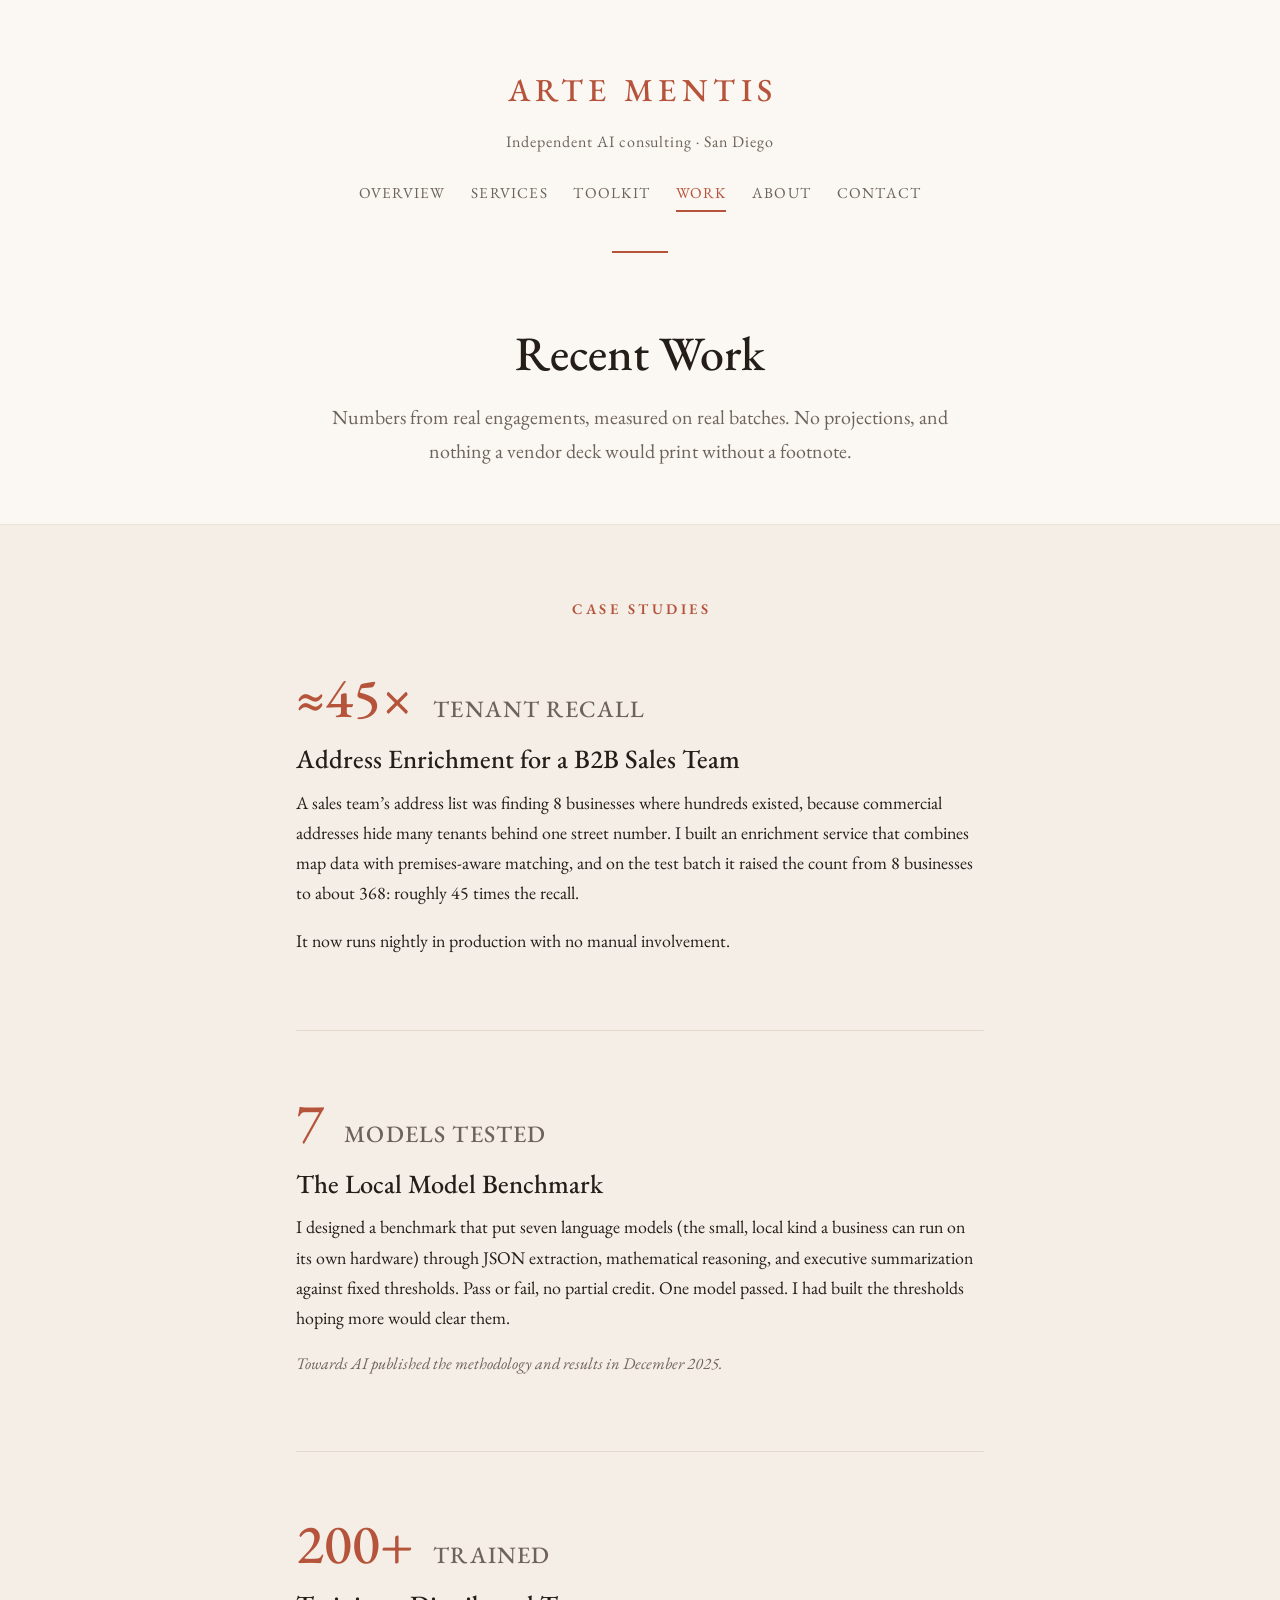
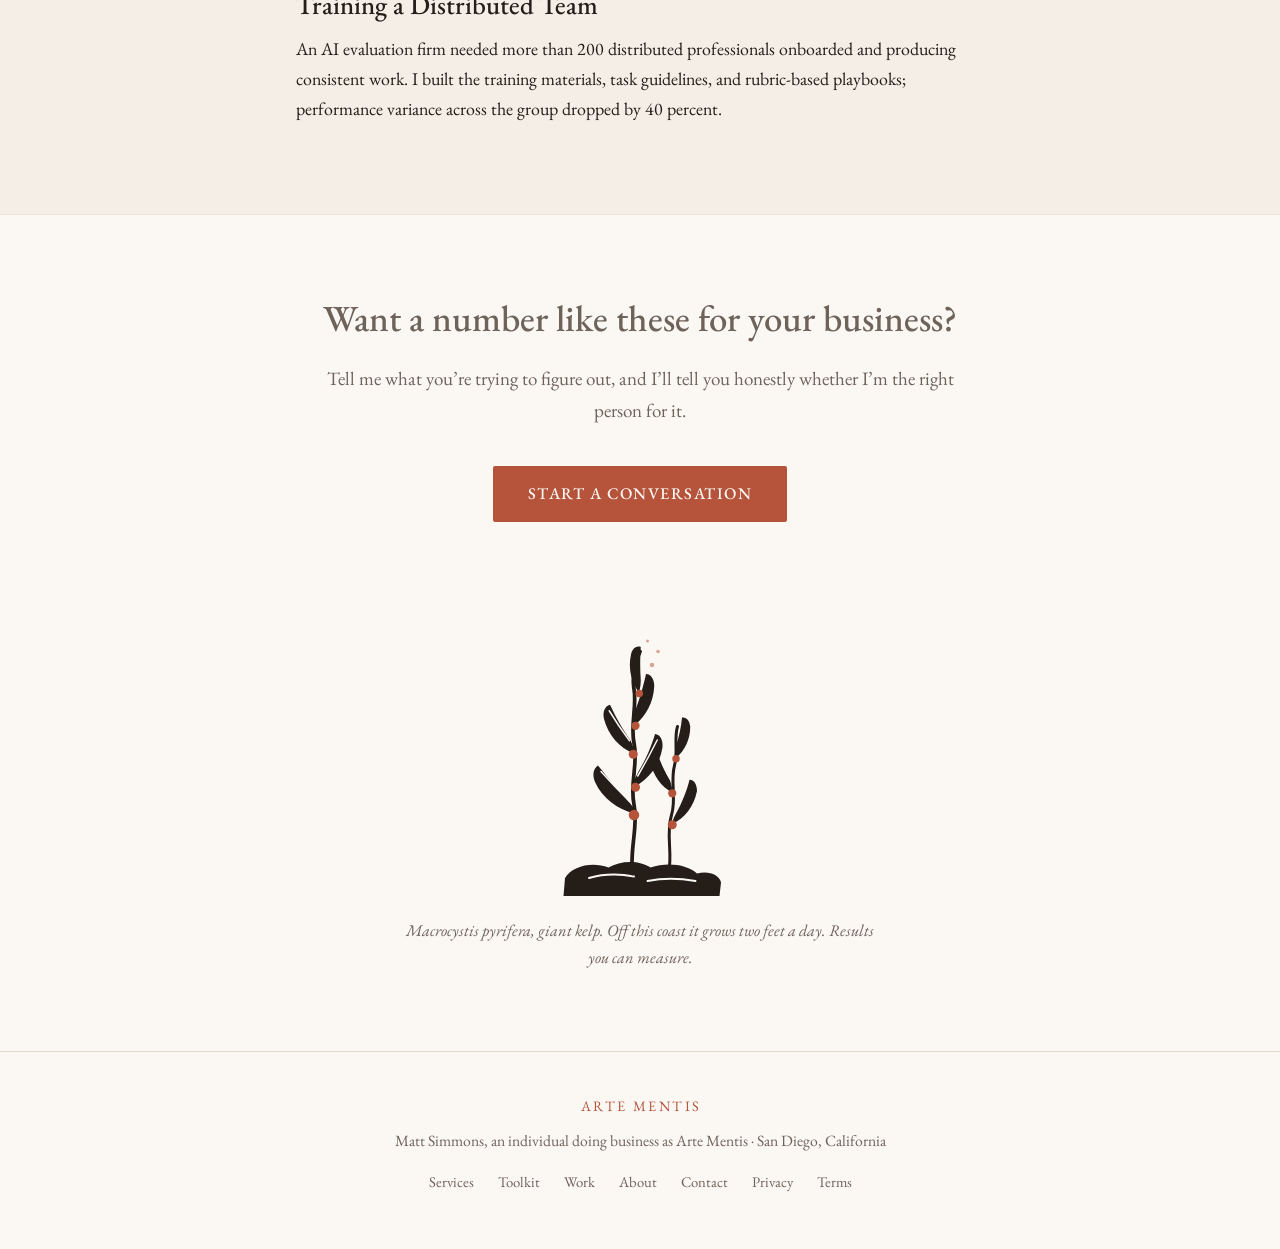
<file: work.html>
<!DOCTYPE html>
<html lang="en">
<head>
<meta charset="utf-8">
<meta name="viewport" content="width=device-width, initial-scale=1">
<title>Recent Work — Arte Mentis</title>
<meta name="description" content="Measured results from AI consulting engagements: B2B data enrichment, a published LLM benchmark, and distributed team training. Matt Simmons, San Diego.">
<link rel="canonical" href="https://artementis.com/work.html">
<link rel="icon" type="image/svg+xml" href="/favicon.svg">
<meta property="og:type" content="website">
<meta property="og:url" content="https://artementis.com/work.html">
<meta property="og:site_name" content="Arte Mentis">
<meta property="og:title" content="Recent Work — Arte Mentis">
<meta property="og:description" content="Measured results from real engagements — not projections.">
<link rel="preconnect" href="https://fonts.googleapis.com">
<link rel="preconnect" href="https://fonts.gstatic.com" crossorigin>
<link href="https://fonts.googleapis.com/css2?family=EB+Garamond:ital,wght@0,400;0,500;0,600;1,400;1,500&display=swap" rel="stylesheet">
<link rel="stylesheet" href="/styles.css">
<style>
  /* work only */

  .case-study {
    margin-bottom: 4rem;
    padding-bottom: 3.5rem;
    border-bottom: 1px solid var(--rule);
  }
  .case-study:last-child {
    border-bottom: 0;
    margin-bottom: 0;
    padding-bottom: 0;
  }
  .case-stat {
    font-size: clamp(2.6rem, 5.5vw, 3.5rem);
    font-weight: 500;
    line-height: 1;
    color: var(--tile);
    font-variant-numeric: lining-nums;
    margin-bottom: 0.5rem;
  }
  .case-stat small {
    font-size: 0.42em;
    font-weight: 500;
    letter-spacing: 0.05em;
    color: var(--muted);
    margin-left: 0.35em;
    text-transform: uppercase;
  }
  .case-study h3 {
    font-size: 1.65rem;
    font-weight: 500;
    margin: 1rem 0 0.8rem;
    line-height: 1.25;
  }
  .case-study p {
    color: var(--ink);
    margin-bottom: 1.1rem;
    font-size: 1.12rem;
  }
  .case-study .note {
    font-style: italic;
    color: var(--muted);
    font-size: 1.02rem;
    display: block;
    margin-top: 0.6rem;
  }

  .cta-section {
    text-align: center;
    padding: 5rem 0 6rem;
  }
  .cta-section .heading {
    font-weight: 500;
    font-size: clamp(1.7rem, 4.5vw, 2.3rem);
    line-height: 1.25;
    max-width: 22em;
    margin: 0 auto 1.4rem;
    text-wrap: balance;
  }
  .cta-section p {
    color: var(--muted);
    max-width: 33em;
    margin: 0 auto 2.4rem;
  }
</style>
</head>
<body>

<header class="site">
  <div class="wrap">
    <a href="/" class="wordmark-link"><div class="wordmark">Arte Mentis</div></a>
    <p class="tagline">Independent AI consulting &middot; San Diego</p>
    <nav class="site-nav" aria-label="Main Navigation">
      <a href="/">Overview</a>
      <a href="/services.html">Services</a>
      <a href="/toolkit.html">Toolkit</a>
      <a href="/work.html" class="active">Work</a>
      <a href="/about.html">About</a>
      <a href="/contact.html">Contact</a>
    </nav>
  </div>
</header>

<section class="intro">
  <div class="wrap">
    <h1>Recent Work</h1>
    <p class="lede">Numbers from real engagements, measured on real batches. No projections, and nothing a vendor deck would print without a footnote.</p>
  </div>
</section>

<section class="band" aria-labelledby="work-kicker">
  <div class="wrap">
    <h2 class="kicker" id="work-kicker">Case studies</h2>

    <div class="case-study">
      <div class="case-stat">&asymp;45&times; <small>tenant recall</small></div>
      <h3>Address Enrichment for a B2B Sales Team</h3>
      <p>A sales team&rsquo;s address list was finding 8 businesses where hundreds existed, because commercial addresses hide many tenants behind one street number. I built an enrichment service that combines map data with premises-aware matching, and on the test batch it raised the count from 8 businesses to about 368: roughly 45 times the recall.</p>
      <p>It now runs nightly in production with no manual involvement.</p>
    </div>

    <div class="case-study">
      <div class="case-stat">7 <small>models tested</small></div>
      <h3>The Local Model Benchmark</h3>
      <p>I designed a benchmark that put seven language models (the small, local kind a business can run on its own hardware) through JSON extraction, mathematical reasoning, and executive summarization against fixed thresholds. Pass or fail, no partial credit. One model passed. I had built the thresholds hoping more would clear them.</p>
      <p><span class="note">Towards AI published the methodology and results in December 2025.</span></p>
    </div>

    <div class="case-study">
      <div class="case-stat">200+ <small>trained</small></div>
      <h3>Training a Distributed Team</h3>
      <p>An AI evaluation firm needed more than 200 distributed professionals onboarded and producing consistent work. I built the training materials, task guidelines, and rubric-based playbooks; performance variance across the group dropped by 40 percent.</p>
    </div>

  </div>
</section>

<section class="cta-section">
  <div class="wrap">
    <p class="heading">Want a number like these for your business?</p>
    <p>Tell me what you&rsquo;re trying to figure out, and I&rsquo;ll tell you honestly whether I&rsquo;m the right person for it.</p>
    <a class="button" href="mailto:matthew.simmons@artementis.com">Start a conversation</a>
  </div>
</section>

<section class="spot-close">
  <div class="wrap">
    <figure class="spot">
      <svg viewBox="0 0 320 360" width="240" role="img" aria-label="Block-print illustration of giant kelp rising from a rocky holdfast, gas bladders in tile red">
  <!-- rocks -->
  <path d="M60 336 C 70 320, 96 314, 118 322 C 134 312, 160 312, 174 322 C 196 314, 224 318, 236 330 C 252 326, 266 332, 268 342 L 266 360 L 58 360 Z" fill="var(--ink)"/>
  <path class="carve" d="M92 336 q28 -8 60 -2" stroke-width="2.6"/>
  <path class="carve" d="M170 340 q30 -6 64 0" stroke-width="2.6"/>

  <!-- main stipe: sinuous curve up -->
  <path d="M150 330 C 146 296, 158 268, 152 238 C 146 210, 158 184, 152 156 C 147 132, 156 108, 152 84 C 149 66, 154 48, 160 34"
        class="inkline" stroke-width="5"/>
  <!-- second, shorter stipe -->
  <path d="M198 330 C 204 302, 194 278, 202 252 C 209 230, 200 208, 206 186 C 211 168, 205 150, 210 134"
        class="inkline" stroke-width="4"/>

  <!-- blades off main stipe: long tapered leaves, alternating -->
  <g fill="var(--ink)">
    <path d="M152 250 C 130 244, 110 230, 100 208 C 96 198, 98 190, 104 186 C 112 196, 126 214, 140 228 C 146 236, 152 242, 154 246 Z"/>
    <path d="M153 214 C 172 204, 186 186, 190 162 C 191 152, 187 145, 180 144 C 176 158, 168 178, 158 194 C 154 202, 151 208, 151 212 Z"/>
    <path d="M152 170 C 132 162, 118 146, 112 124 C 110 114, 113 107, 120 105 C 126 118, 136 137, 147 152 C 150 158, 152 164, 152 168 Z"/>
    <path d="M153 132 C 168 120, 178 102, 179 80 C 179 70, 174 64, 168 64 C 165 78, 160 96, 154 112 C 152 120, 151 127, 152 130 Z"/>
    <path d="M158 88 C 148 74, 144 56, 148 38 C 150 30, 155 26, 161 28 C 160 42, 160 58, 161 72 C 161 78, 160 84, 159 87 Z"/>
    <!-- blades off second stipe -->
    <path d="M203 264 C 220 256, 232 240, 236 220 C 236 211, 232 205, 226 205 C 223 218, 216 236, 208 250 C 205 256, 203 260, 203 263 Z"/>
    <path d="M203 222 C 188 214, 178 200, 174 182 C 173 174, 176 168, 182 167 C 186 179, 193 194, 200 206 C 202 212, 203 217, 203 220 Z"/>
    <path d="M208 176 C 220 166, 227 151, 227 134 C 226 126, 222 121, 216 122 C 215 134, 212 148, 208 160 C 207 166, 207 172, 208 175 Z"/>
  </g>
  <!-- carve veins through a few blades -->
  <g class="carve" stroke-width="2">
    <path d="M108 194 q18 20 38 40"/>
    <path d="M183 152 q-12 24 -26 48"/>
    <path d="M119 113 q12 20 27 40"/>
  </g>

  <!-- tile plate: pneumatocysts (gas bladders) at blade bases -->
  <g fill="var(--tile)">
    <circle cx="152" cy="252" r="7"/>
    <circle cx="154" cy="215" r="6"/>
    <circle cx="151" cy="171" r="6"/>
    <circle cx="154" cy="133" r="5.5"/>
    <circle cx="159" cy="90" r="5"/>
    <circle cx="203" cy="265" r="6"/>
    <circle cx="203" cy="223" r="5.5"/>
    <circle cx="208" cy="177" r="5"/>
  </g>
  <!-- tile bubbles drifting up -->
  <g fill="var(--tile)" opacity="0.5">
    <circle cx="176" cy="52" r="3"/>
    <circle cx="184" cy="34" r="2.4"/>
    <circle cx="170" cy="20" r="2"/>
  </g>
</svg>
      <figcaption><em>Macrocystis pyrifera</em>, giant kelp. Off this coast it grows two feet a day. Results you can measure.</figcaption>
    </figure>
  </div>
</section>

<footer class="site">
  <div class="wrap">
    <div class="fm">Arte Mentis</div>
    <div>Matt Simmons, an individual doing business as Arte&nbsp;Mentis &middot; San&nbsp;Diego, California</div>
    <div class="footer-links">
      <a href="/services.html">Services</a>
      <a href="/toolkit.html">Toolkit</a>
      <a href="/work.html">Work</a>
      <a href="/about.html">About</a>
      <a href="/contact.html">Contact</a>
      <a href="/privacy.html">Privacy</a>
      <a href="/terms.html">Terms</a>
    </div>
  </div>
</footer>

</body>
</html>
</file>
<file: styles.css>
/* Arte Mentis — shared styles. No build step; page-specific rules live in each page's <style> block. */

:root {
  --tile: #B5543B;
  --tile-deep: #9C4732;
  --ink: #241D18;
  --paper: #FBF8F4;
  --paper-deep: #F4EEE6;
  --muted: #6E635A;
  --rule: #E3DACE;
  --rule-soft: #ECE4D9;
}

* { margin: 0; padding: 0; box-sizing: border-box; }
html { scroll-behavior: smooth; }

body {
  font-family: "EB Garamond", Georgia, "Times New Roman", serif;
  background: var(--paper);
  color: var(--ink);
  font-size: 1.1875rem;
  line-height: 1.68;
  -webkit-font-smoothing: antialiased;
  text-rendering: optimizeLegibility;
}

::selection { background: var(--tile); color: var(--paper); }

.wrap   { max-width: 46rem;  margin: 0 auto; padding: 0 1.5rem; }
.wrap-w { max-width: 60rem;  margin: 0 auto; padding: 0 1.5rem; }

a { color: var(--tile); }
a:focus-visible,
.button:focus-visible {
  outline: 2px solid var(--tile);
  outline-offset: 3px;
}

/* ---------- header ---------- */

header.site {
  padding: 4rem 0 0;
  text-align: center;
}
a.wordmark-link {
  text-decoration: none;
  color: inherit;
  display: inline-block;
}
.wordmark {
  font-weight: 500;
  font-size: clamp(1.5rem, 4.5vw, 2rem);
  letter-spacing: 0.17em;
  text-transform: uppercase;
  color: var(--tile);
  /* balance the trailing tracking after the final S */
  padding-left: 0.17em;
}
.tagline {
  margin-top: 0.7rem;
  color: var(--muted);
  font-size: 1rem;
  letter-spacing: 0.06em;
}
.site-nav {
  display: flex;
  justify-content: center;
  flex-wrap: wrap;
  gap: 1.6rem;
  margin-top: 1.6rem;
  font-size: 0.95rem;
  letter-spacing: 0.08em;
  text-transform: uppercase;
}
.site-nav a {
  color: var(--muted);
  text-decoration: none;
  transition: color 140ms ease;
  padding-bottom: 0.2rem;
}
.site-nav a:hover,
.site-nav a.active {
  color: var(--tile);
  border-bottom: 2px solid var(--tile);
}
header.site::after {
  content: "";
  display: block;
  width: 3.5rem;
  height: 2px;
  background: var(--tile);
  margin: 2.4rem auto 0;
}

/* ---------- page intro (subpages) ---------- */

.intro {
  padding: 4.5rem 0 3.5rem;
  text-align: center;
}
.intro h1 {
  font-weight: 500;
  font-size: clamp(2.1rem, 5.5vw, 3rem);
  line-height: 1.2;
  margin-bottom: 1.2rem;
  text-wrap: balance;
}
.intro p.lede {
  font-size: 1.25rem;
  color: var(--muted);
  max-width: 33em;
  margin: 0 auto;
  text-wrap: pretty;
}

/* ---------- section furniture ---------- */

section { padding: 4.5rem 0; }
section.band {
  background: var(--paper-deep);
  border-top: 1px solid var(--rule-soft);
  border-bottom: 1px solid var(--rule-soft);
}
section.band + section { border-top: 0; }

h2.kicker {
  font-size: 0.92rem;
  font-weight: 600;
  letter-spacing: 0.24em;
  text-transform: uppercase;
  color: var(--tile);
  text-align: center;
  margin-bottom: 3rem;
  padding-left: 0.24em;
}

a.button {
  display: inline-block;
  font-size: 1.02rem;
  font-weight: 500;
  letter-spacing: 0.09em;
  text-transform: uppercase;
  color: var(--paper);
  background: var(--tile);
  text-decoration: none;
  padding: 0.9rem 2.2rem;
  border-radius: 2px;
  transition: background 140ms ease;
}
a.button:hover { background: var(--tile-deep); }

/* ---------- spot illustrations ---------- */

.spot { margin: 3.6rem auto 0; text-align: center; }
.spot svg { display: block; margin: 0 auto; max-width: 100%; height: auto; }
.spot figcaption {
  margin: 1.3rem auto 0;
  max-width: 30em;
  font-style: italic;
  color: var(--muted);
  font-size: 1.02rem;
  text-wrap: pretty;
}
.carve { stroke: var(--paper); fill: none; stroke-linecap: round; }
.band .carve { stroke: var(--paper-deep); }
.inkline { stroke: var(--ink); fill: none; stroke-linecap: round; }
section.spot-close { padding: 0 0 5rem; text-align: center; }
section.spot-close .spot { margin-top: 0.5rem; }

/* ---------- footer ---------- */

footer.site {
  border-top: 1px solid var(--rule);
  padding: 2.6rem 0 3.4rem;
  text-align: center;
  color: var(--muted);
  font-size: 0.98rem;
}
footer .fm {
  letter-spacing: 0.17em;
  text-transform: uppercase;
  color: var(--tile);
  font-size: 0.9rem;
  margin-bottom: 0.6rem;
  padding-left: 0.17em;
}
footer .footer-links {
  margin-top: 1rem;
  display: flex;
  justify-content: center;
  flex-wrap: wrap;
  gap: 1.5rem;
  font-size: 0.92rem;
}
footer .footer-links a {
  color: var(--muted);
  text-decoration: none;
}
footer .footer-links a:hover {
  color: var(--tile);
  text-decoration: underline;
}

/* ---------- responsive ---------- */

@media (max-width: 40rem) {
  body { font-size: 1.12rem; }
  header.site { padding-top: 3rem; }
  .intro { padding: 3rem 0 2.5rem; }
  section { padding: 3.5rem 0; }
}

@media (prefers-reduced-motion: reduce) {
  html { scroll-behavior: auto; }
  a.button, .site-nav a { transition: none; }
}
</file>
